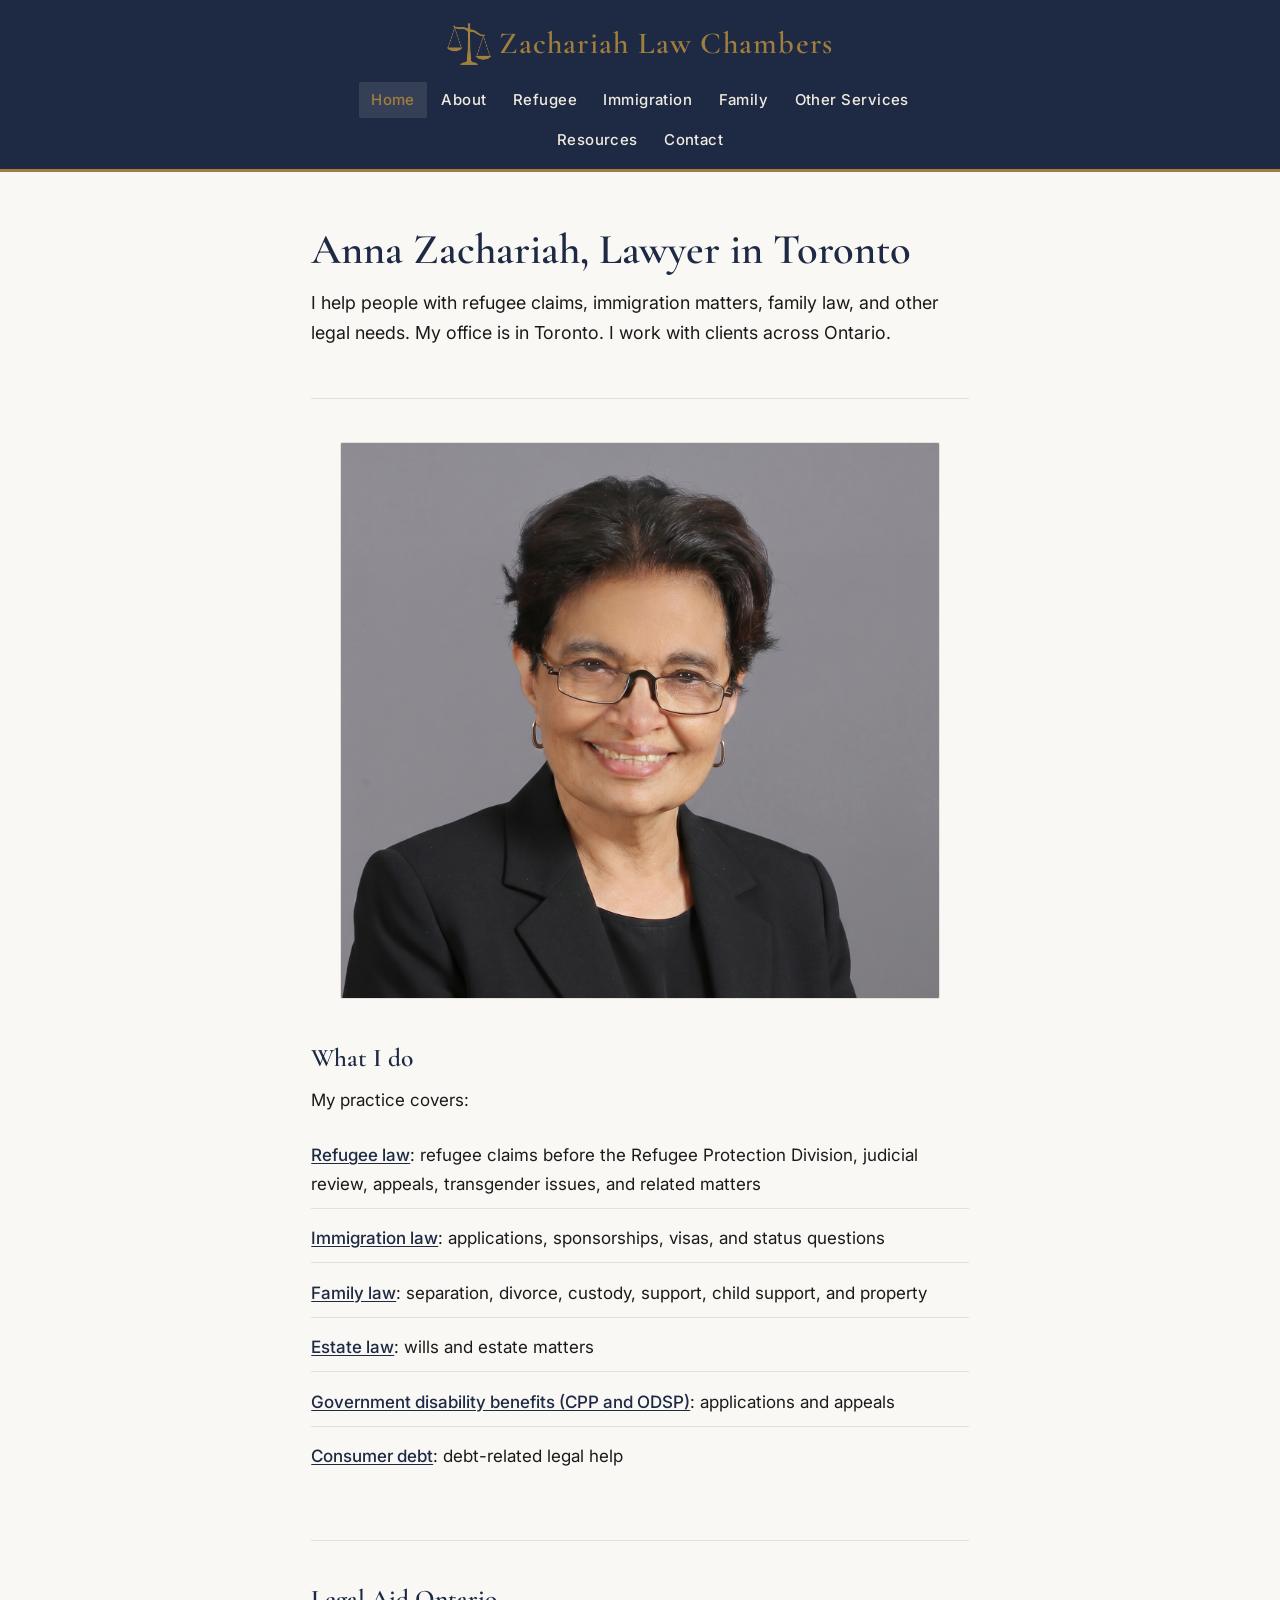
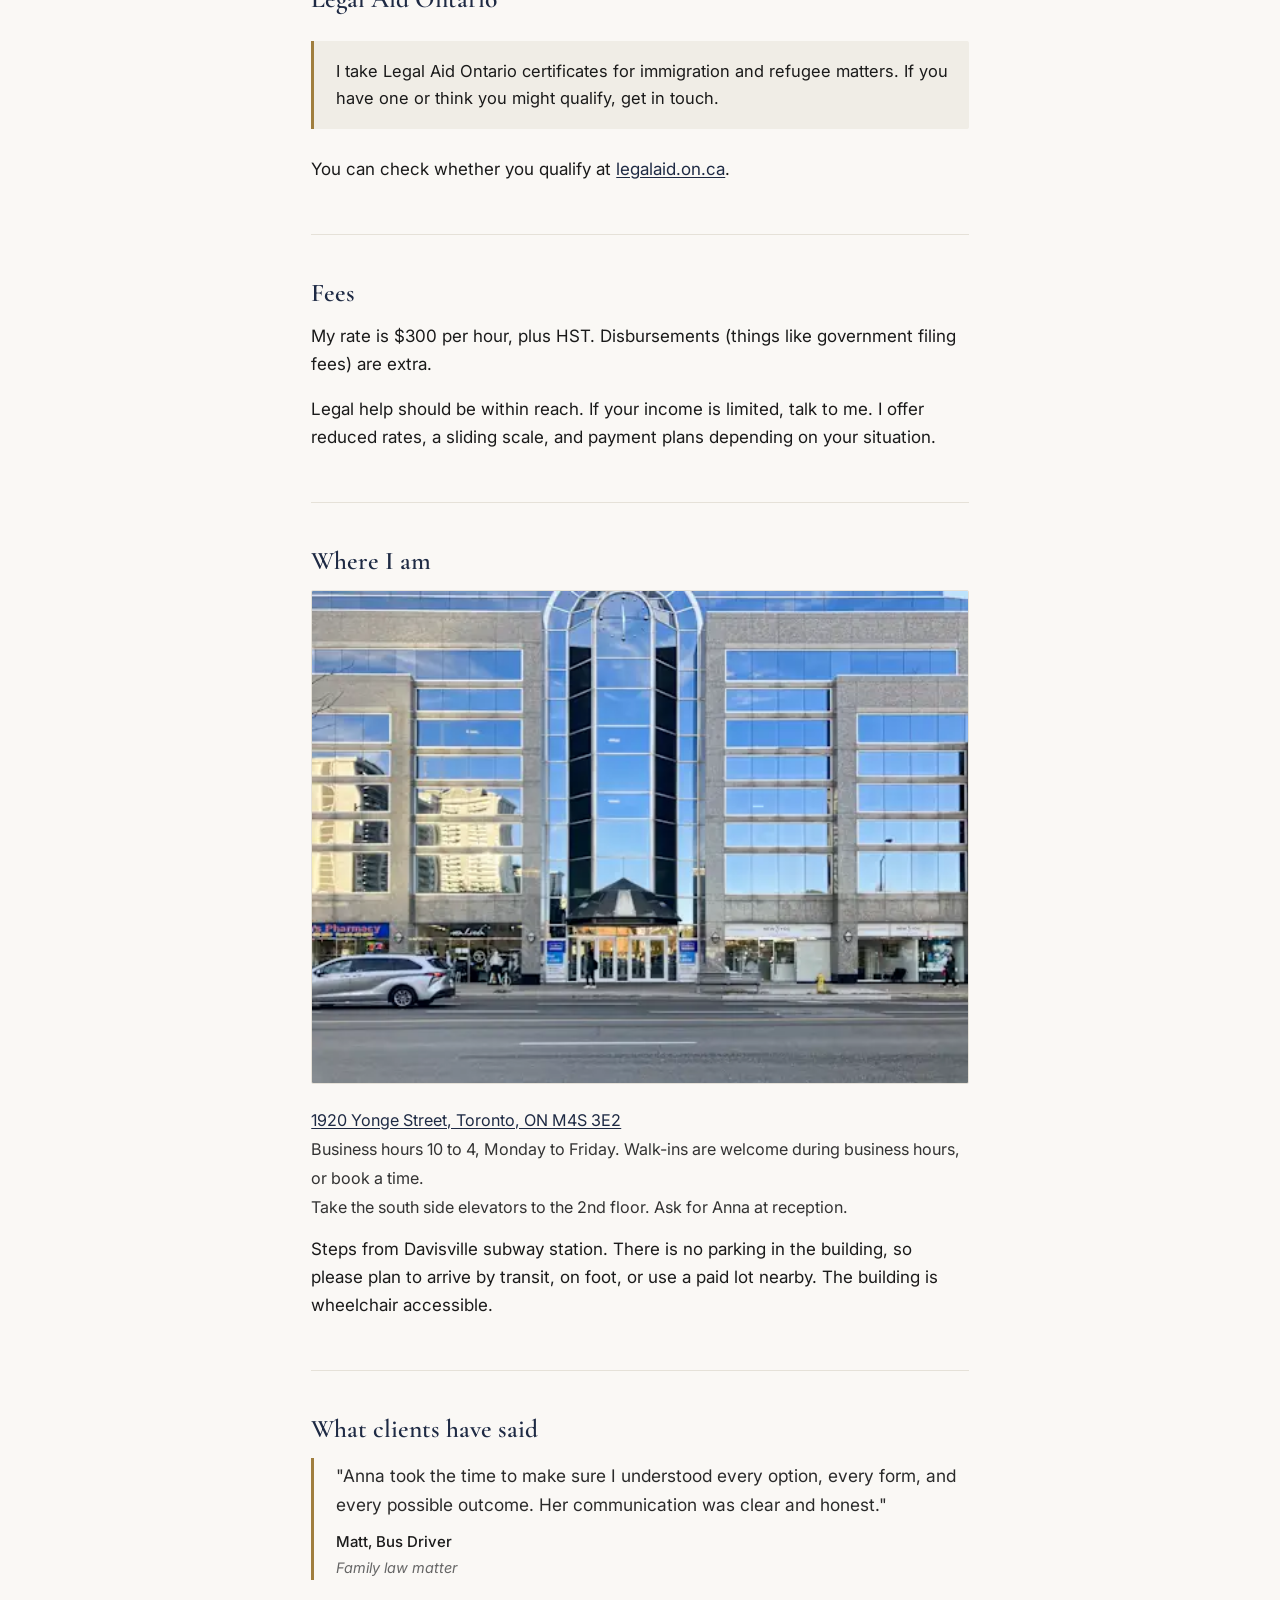
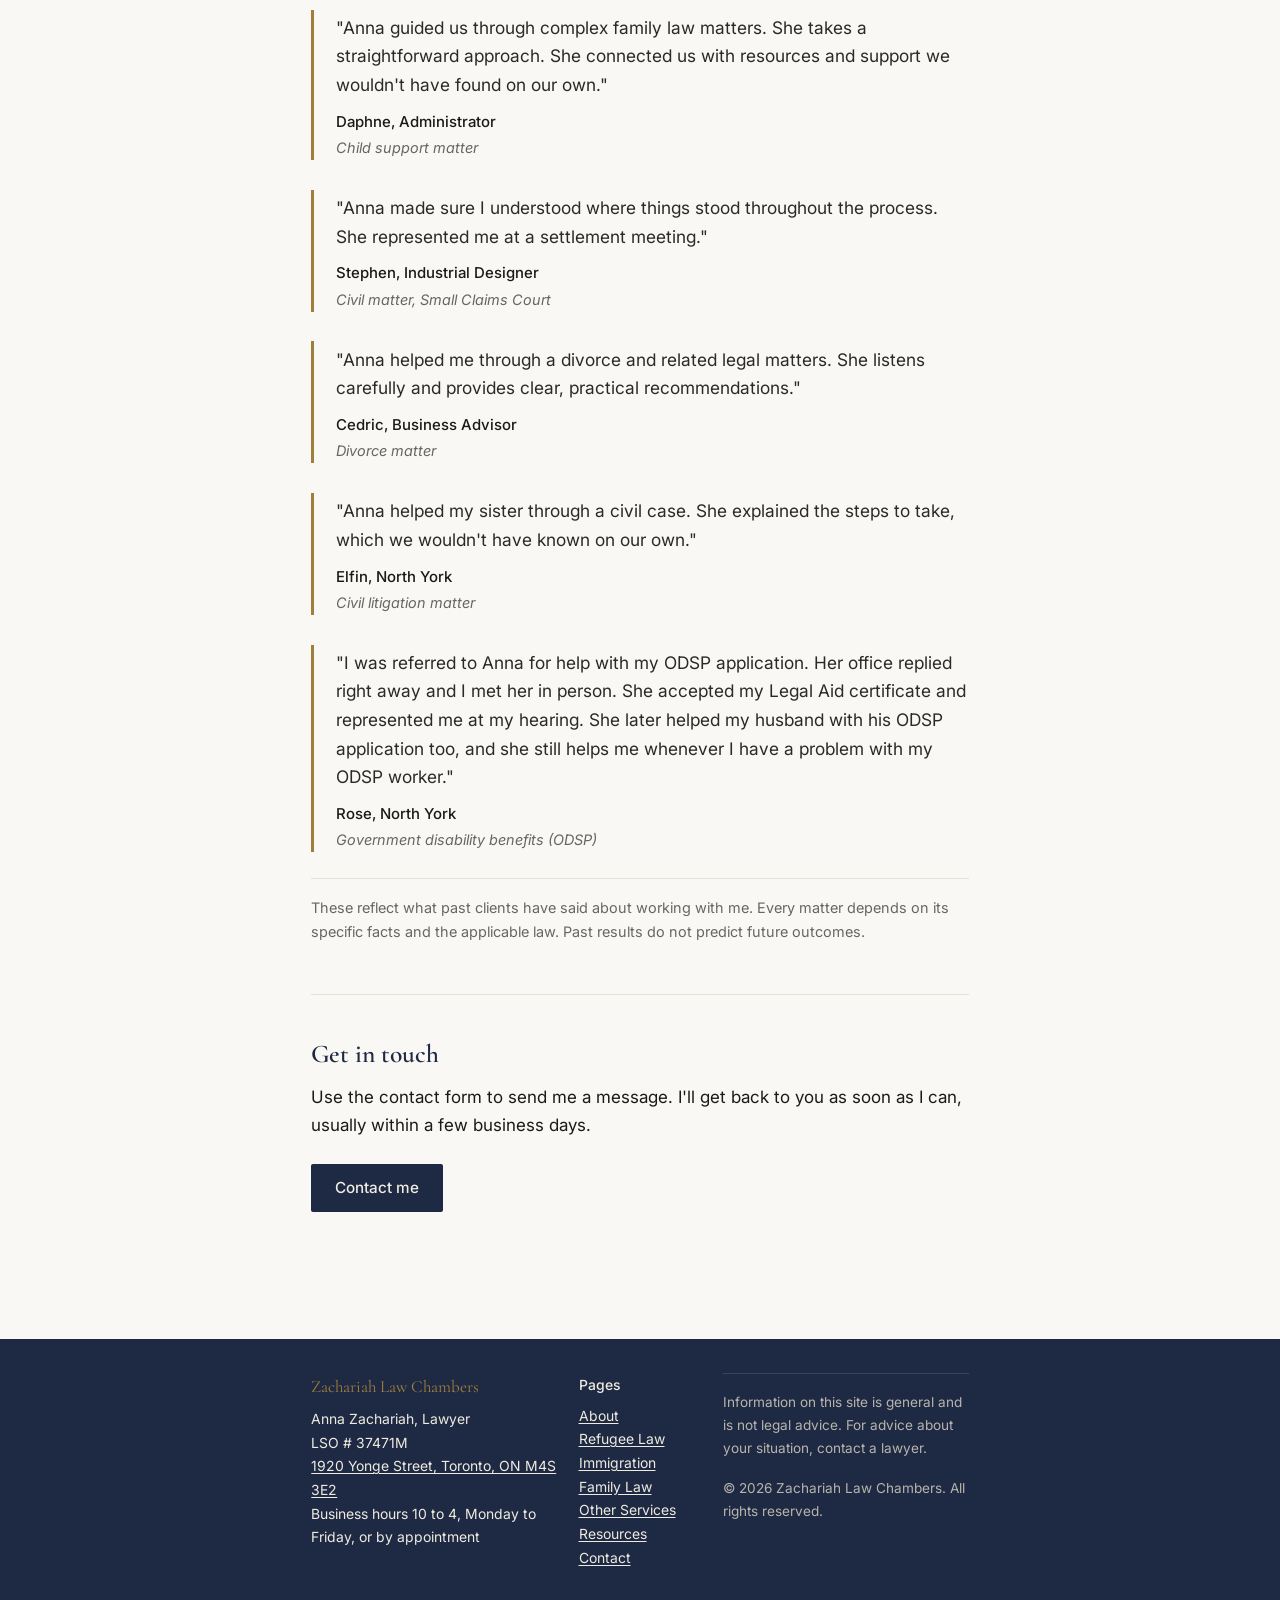
<file: index.html>
<!DOCTYPE html>
<html lang="en">
<head>
  <meta charset="UTF-8">
  <meta name="viewport" content="width=device-width, initial-scale=1.0">
  <title>Zachariah Law Chambers | Toronto Lawyer</title>
  <meta name="description" content="Anna Zachariah is a Toronto lawyer focusing on refugee law, immigration, family law, and related legal matters. Accepting Legal Aid Ontario certificates for immigration and refugee matters.">
  <link rel="preconnect" href="https://fonts.googleapis.com">
  <link rel="preconnect" href="https://fonts.gstatic.com" crossorigin>
  <link rel="stylesheet" href="styles.css">
</head>
<body>

  <a href="#main-content" class="skip-link">Skip to main content</a>

  <header class="site-header">
    <div class="container">
      <a href="index.html" class="site-name"><img class="site-symbol" src="logo-symbol.png" alt=""> Zachariah Law Chambers</a>
      <nav class="site-nav" aria-label="Main navigation">
        <a href="index.html" aria-current="page">Home</a>
        <a href="about.html">About</a>
        <a href="refugee.html">Refugee</a>
        <a href="immigration.html">Immigration</a>
        <a href="family.html">Family</a>
        <a href="other-services.html">Other Services</a>
        <a href="resources.html">Resources</a>
        <a href="contact.html">Contact</a>
      </nav>
    </div>
  </header>

  <main id="main-content">

    <div class="container">

      <div class="page-intro">
        <h1>Anna Zachariah, Lawyer in Toronto</h1>
        <p>I help people with refugee claims, immigration matters, family law, and other legal needs. My office is in Toronto. I work with clients across Ontario.</p>
      </div>

      <figure class="anna-photo home-portrait">
        <img src="Anna%20photo%20with%20black%20suit.png" alt="Anna Zachariah." loading="lazy">
      </figure>

      <div class="page-content">

        <section>
          <h2>What I do</h2>
          <p>My practice covers:</p>
          <ul class="practice-list">
            <li><a href="refugee.html">Refugee law</a>: refugee claims before the Refugee Protection Division, judicial review, appeals, transgender issues, and related matters</li>
            <li><a href="immigration.html">Immigration law</a>: applications, sponsorships, visas, and status questions</li>
            <li><a href="family.html">Family law</a>: separation, divorce, custody, support, child support, and property</li>
            <li><a href="other-services.html">Estate law</a>: wills and estate matters</li>
            <li><a href="other-services.html">Government disability benefits (CPP and ODSP)</a>: applications and appeals</li>
            <li><a href="other-services.html">Consumer debt</a>: debt-related legal help</li>
          </ul>
        </section>

        <section>
          <h2>Legal Aid Ontario</h2>
          <div class="highlight-box">
            <p>I take Legal Aid Ontario certificates for immigration and refugee matters. If you have one or think you might qualify, get in touch.</p>
          </div>
          <p>You can check whether you qualify at <a href="https://www.legalaid.on.ca" target="_blank" rel="noopener">legalaid.on.ca</a>.</p>
        </section>

        <section>
          <h2>Fees</h2>
          <p>My rate is $300 per hour, plus HST. Disbursements (things like government filing fees) are extra.</p>
          <p>Legal help should be within reach. If your income is limited, talk to me. I offer reduced rates, a sliding scale, and payment plans depending on your situation.</p>
        </section>

        <section>
          <h2>Where I am</h2>
          <figure class="office-photo">
            <img src="1920%20yonge%20st.webp" alt="The 1920 Yonge Street office building, viewed from the street." loading="lazy">
          </figure>
          <address class="address-block">
            <a href="https://www.google.com/maps/search/?api=1&amp;query=1920+Yonge+Street+Toronto+ON+M4S+3E2" target="_blank" rel="noopener">1920 Yonge Street, Toronto, ON M4S 3E2</a><br>
            Business hours 10 to 4, Monday to Friday. Walk-ins are welcome during business hours, or book a time.<br>
            Take the south side elevators to the 2nd floor. Ask for Anna at reception.
          </address>
          <p style="margin-top:0.75rem;">Steps from Davisville subway station. There is no parking in the building, so please plan to arrive by transit, on foot, or use a paid lot nearby. The building is wheelchair accessible.</p>
        </section>

        <section aria-labelledby="testimonials-heading">
          <h2 id="testimonials-heading">What clients have said</h2>

          <figure class="testimonial">
            <blockquote>
              <p>"Anna took the time to make sure I understood every option, every form, and every possible outcome. Her communication was clear and honest."</p>
            </blockquote>
            <figcaption>
              <span class="testimonial-name">Matt, Bus Driver</span>
              <span class="testimonial-matter">Family law matter</span>
            </figcaption>
          </figure>

          <figure class="testimonial">
            <blockquote>
              <p>"Anna guided us through complex family law matters. She takes a straightforward approach. She connected us with resources and support we wouldn't have found on our own."</p>
            </blockquote>
            <figcaption>
              <span class="testimonial-name">Daphne, Administrator</span>
              <span class="testimonial-matter">Child support matter</span>
            </figcaption>
          </figure>

          <figure class="testimonial">
            <blockquote>
              <p>"Anna made sure I understood where things stood throughout the process. She represented me at a settlement meeting."</p>
            </blockquote>
            <figcaption>
              <span class="testimonial-name">Stephen, Industrial Designer</span>
              <span class="testimonial-matter">Civil matter, Small Claims Court</span>
            </figcaption>
          </figure>

          <figure class="testimonial">
            <blockquote>
              <p>"Anna helped me through a divorce and related legal matters. She listens carefully and provides clear, practical recommendations."</p>
            </blockquote>
            <figcaption>
              <span class="testimonial-name">Cedric, Business Advisor</span>
              <span class="testimonial-matter">Divorce matter</span>
            </figcaption>
          </figure>

          <figure class="testimonial">
            <blockquote>
              <p>"Anna helped my sister through a civil case. She explained the steps to take, which we wouldn't have known on our own."</p>
            </blockquote>
            <figcaption>
              <span class="testimonial-name">Elfin, North York</span>
              <span class="testimonial-matter">Civil litigation matter</span>
            </figcaption>
          </figure>

          <figure class="testimonial">
            <blockquote>
              <p>"I was referred to Anna for help with my ODSP application. Her office replied right away and I met her in person. She accepted my Legal Aid certificate and represented me at my hearing. She later helped my husband with his ODSP application too, and she still helps me whenever I have a problem with my ODSP worker."</p>
            </blockquote>
            <figcaption>
              <span class="testimonial-name">Rose, North York</span>
              <span class="testimonial-matter">Government disability benefits (ODSP)</span>
            </figcaption>
          </figure>

          <p class="testimonial-disclaimer">These reflect what past clients have said about working with me. Every matter depends on its specific facts and the applicable law. Past results do not predict future outcomes.</p>
        </section>

        <section>
          <h2>Get in touch</h2>
          <p>Use the contact form to send me a message. I'll get back to you as soon as I can, usually within a few business days.</p>
          <a href="contact.html" class="btn">Contact me</a>
        </section>

      </div>

    </div>

  </main>

  <footer class="site-footer">
    <div class="container">
      <div>
        <span class="footer-firm">Zachariah Law Chambers</span>
        Anna Zachariah, Lawyer<br>
        LSO # 37471M<br>
        <a href="https://www.google.com/maps/search/?api=1&amp;query=1920+Yonge+Street+Toronto+ON+M4S+3E2" target="_blank" rel="noopener">1920 Yonge Street, Toronto, ON M4S 3E2</a><br>
        Business hours 10 to 4, Monday to Friday, or by appointment
      </div>
      <div>
        <strong style="display:block;margin-bottom:0.4rem;color:#f0ebe0;">Pages</strong>
        <a href="about.html">About</a><br>
        <a href="refugee.html">Refugee Law</a><br>
        <a href="immigration.html">Immigration</a><br>
        <a href="family.html">Family Law</a><br>
        <a href="other-services.html">Other Services</a><br>
        <a href="resources.html">Resources</a><br>
        <a href="contact.html">Contact</a>
      </div>
      <div class="footer-disclaimer">
        <p>Information on this site is general and is not legal advice. For advice about your situation, contact a lawyer.</p>
        <p style="margin-top:0.5rem;">&copy; 2026 Zachariah Law Chambers. All rights reserved.</p>
      </div>
    </div>
  </footer>

</body>
</html>
</file>
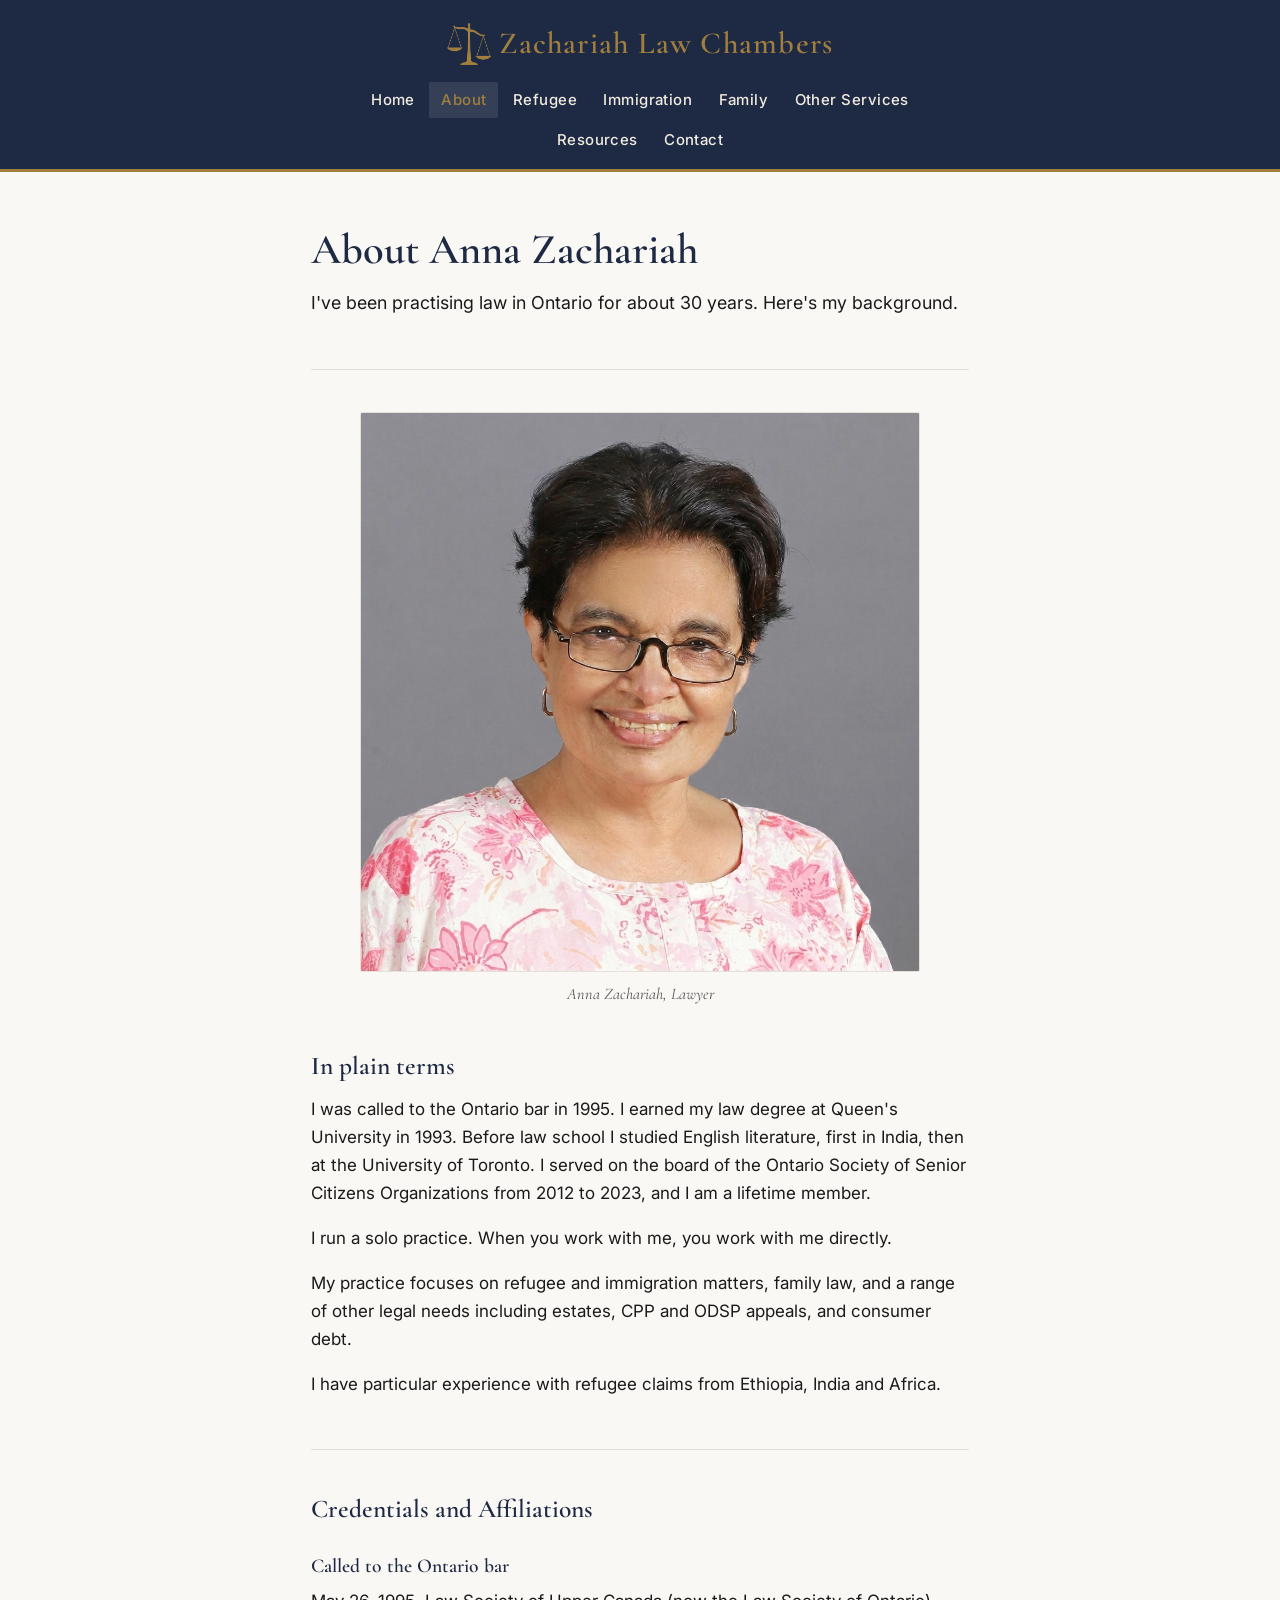
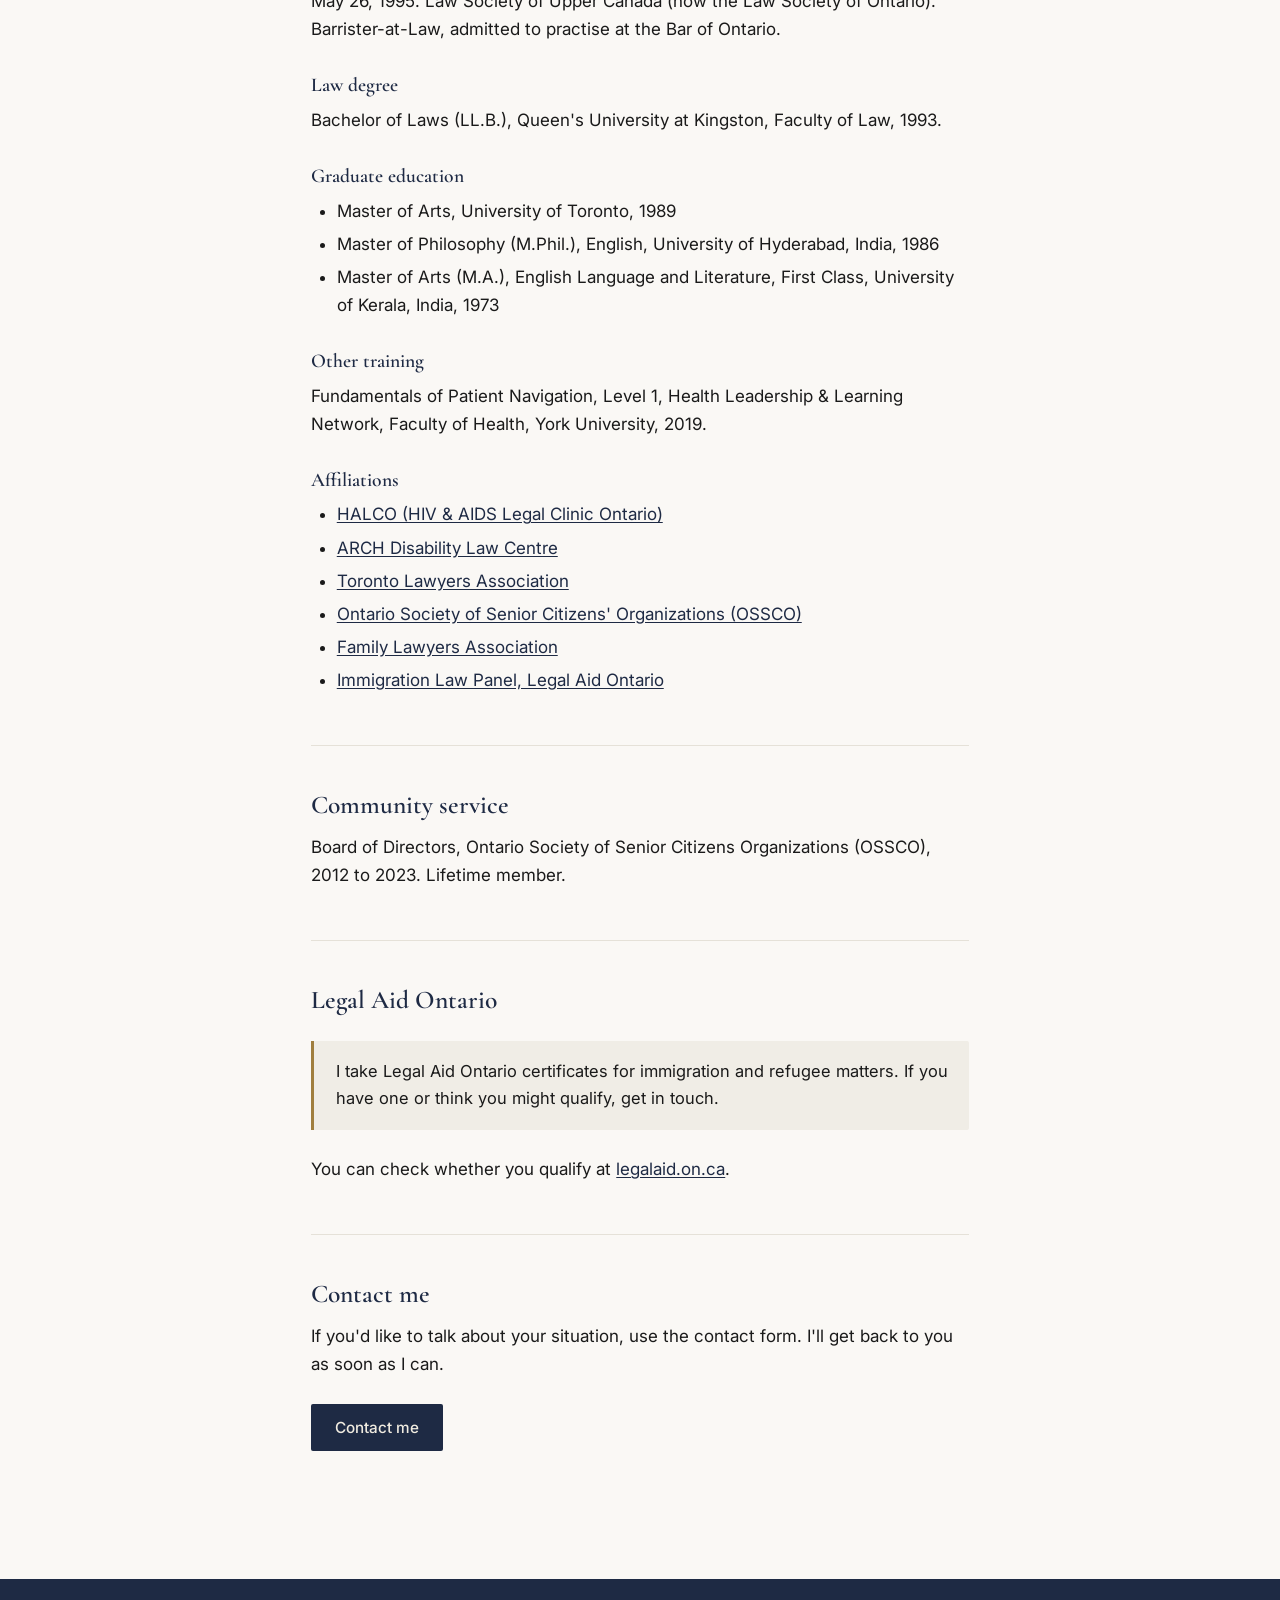
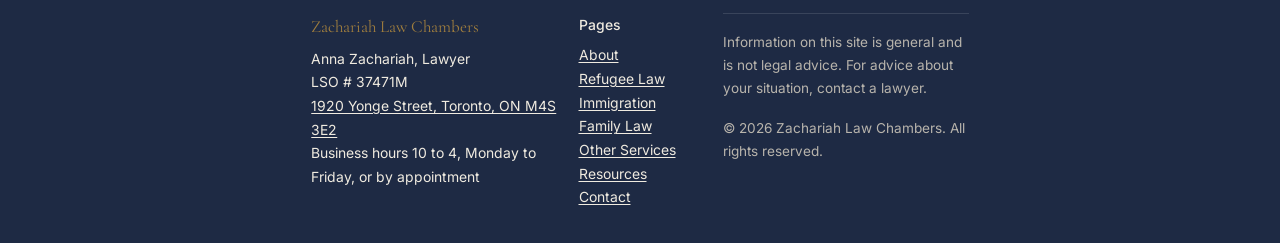
<file: about.html>
<!DOCTYPE html>
<html lang="en">
<head>
  <meta charset="UTF-8">
  <meta name="viewport" content="width=device-width, initial-scale=1.0">
  <title>About Anna Zachariah | Zachariah Law Chambers</title>
  <meta name="description" content="Anna Zachariah has practised law in Ontario since 1995. Learn about her background, education, and practice.">
  <link rel="preconnect" href="https://fonts.googleapis.com">
  <link rel="preconnect" href="https://fonts.gstatic.com" crossorigin>
  <link rel="stylesheet" href="styles.css">
</head>
<body>

  <a href="#main-content" class="skip-link">Skip to main content</a>

  <header class="site-header">
    <div class="container">
      <a href="index.html" class="site-name"><img class="site-symbol" src="logo-symbol.png" alt=""> Zachariah Law Chambers</a>
      <nav class="site-nav" aria-label="Main navigation">
        <a href="index.html">Home</a>
        <a href="about.html" aria-current="page">About</a>
        <a href="refugee.html">Refugee</a>
        <a href="immigration.html">Immigration</a>
        <a href="family.html">Family</a>
        <a href="other-services.html">Other Services</a>
        <a href="resources.html">Resources</a>
        <a href="contact.html">Contact</a>
      </nav>
    </div>
  </header>

  <main id="main-content">
    <div class="container">

      <div class="page-intro">
        <h1>About Anna Zachariah</h1>
        <p>I've been practising law in Ontario for about 30 years. Here's my background.</p>
      </div>

      <div class="page-content">

        <section>
          <figure class="anna-photo">
            <img src="Anna%20photo%20crop.png" alt="Portrait of Anna Zachariah." loading="lazy">
            <figcaption>Anna Zachariah, Lawyer</figcaption>
          </figure>

          <h2>In plain terms</h2>
          <p>I was called to the Ontario bar in 1995. I earned my law degree at Queen's University in 1993. Before law school I studied English literature, first in India, then at the University of Toronto. I served on the board of the Ontario Society of Senior Citizens Organizations from 2012 to 2023, and I am a lifetime member.</p>
          <p>I run a solo practice. When you work with me, you work with me directly.</p>
          <p>My practice focuses on refugee and immigration matters, family law, and a range of other legal needs including estates, CPP and ODSP appeals, and consumer debt.</p>
          <p>I have particular experience with refugee claims from Ethiopia, India and Africa.</p>
        </section>

        <section>
          <h2>Credentials and Affiliations</h2>

          <h3>Called to the Ontario bar</h3>
          <p>May 26, 1995. Law Society of Upper Canada (now the Law Society of Ontario). Barrister-at-Law, admitted to practise at the Bar of Ontario.</p>

          <h3>Law degree</h3>
          <p>Bachelor of Laws (LL.B.), Queen's University at Kingston, Faculty of Law, 1993.</p>

          <h3>Graduate education</h3>
          <ul>
            <li>Master of Arts, University of Toronto, 1989</li>
            <li>Master of Philosophy (M.Phil.), English, University of Hyderabad, India, 1986</li>
            <li>Master of Arts (M.A.), English Language and Literature, First Class, University of Kerala, India, 1973</li>
          </ul>

          <h3>Other training</h3>
          <p>Fundamentals of Patient Navigation, Level 1, Health Leadership &amp; Learning Network, Faculty of Health, York University, 2019.</p>

          <h3>Affiliations</h3>
          <ul>
            <li><a href="https://www.halco.org" target="_blank" rel="noopener">HALCO (HIV &amp; AIDS Legal Clinic Ontario)</a></li>
            <li><a href="https://www.archdisabilitylaw.ca" target="_blank" rel="noopener">ARCH Disability Law Centre</a></li>
            <li><a href="https://www.tlaonline.ca" target="_blank" rel="noopener">Toronto Lawyers Association</a></li>
            <li><a href="https://ossco.org" target="_blank" rel="noopener">Ontario Society of Senior Citizens' Organizations (OSSCO)</a></li>
            <li><a href="https://www.flao.org" target="_blank" rel="noopener">Family Lawyers Association</a></li>
            <li><a href="https://www.legalaid.on.ca/lawyers/" target="_blank" rel="noopener">Immigration Law Panel, Legal Aid Ontario</a></li>
          </ul>
        </section>

        <section>
          <h2>Community service</h2>
          <p>Board of Directors, Ontario Society of Senior Citizens Organizations (OSSCO), 2012 to 2023. Lifetime member.</p>
        </section>

        <section>
          <h2>Legal Aid Ontario</h2>
          <div class="highlight-box">
            <p>I take Legal Aid Ontario certificates for immigration and refugee matters. If you have one or think you might qualify, get in touch.</p>
          </div>
          <p>You can check whether you qualify at <a href="https://www.legalaid.on.ca" target="_blank" rel="noopener">legalaid.on.ca</a>.</p>
        </section>

        <section>
          <h2>Contact me</h2>
          <p>If you'd like to talk about your situation, use the contact form. I'll get back to you as soon as I can.</p>
          <a href="contact.html" class="btn">Contact me</a>
        </section>

      </div>
    </div>
  </main>

  <footer class="site-footer">
    <div class="container">
      <div>
        <span class="footer-firm">Zachariah Law Chambers</span>
        Anna Zachariah, Lawyer<br>
        LSO # 37471M<br>
        <a href="https://www.google.com/maps/search/?api=1&amp;query=1920+Yonge+Street+Toronto+ON+M4S+3E2" target="_blank" rel="noopener">1920 Yonge Street, Toronto, ON M4S 3E2</a><br>
        Business hours 10 to 4, Monday to Friday, or by appointment
      </div>
      <div>
        <strong style="display:block;margin-bottom:0.4rem;color:#f0ebe0;">Pages</strong>
        <a href="about.html">About</a><br>
        <a href="refugee.html">Refugee Law</a><br>
        <a href="immigration.html">Immigration</a><br>
        <a href="family.html">Family Law</a><br>
        <a href="other-services.html">Other Services</a><br>
        <a href="resources.html">Resources</a><br>
        <a href="contact.html">Contact</a>
      </div>
      <div class="footer-disclaimer">
        <p>Information on this site is general and is not legal advice. For advice about your situation, contact a lawyer.</p>
        <p style="margin-top:0.5rem;">&copy; 2026 Zachariah Law Chambers. All rights reserved.</p>
      </div>
    </div>
  </footer>

</body>
</html>
</file>
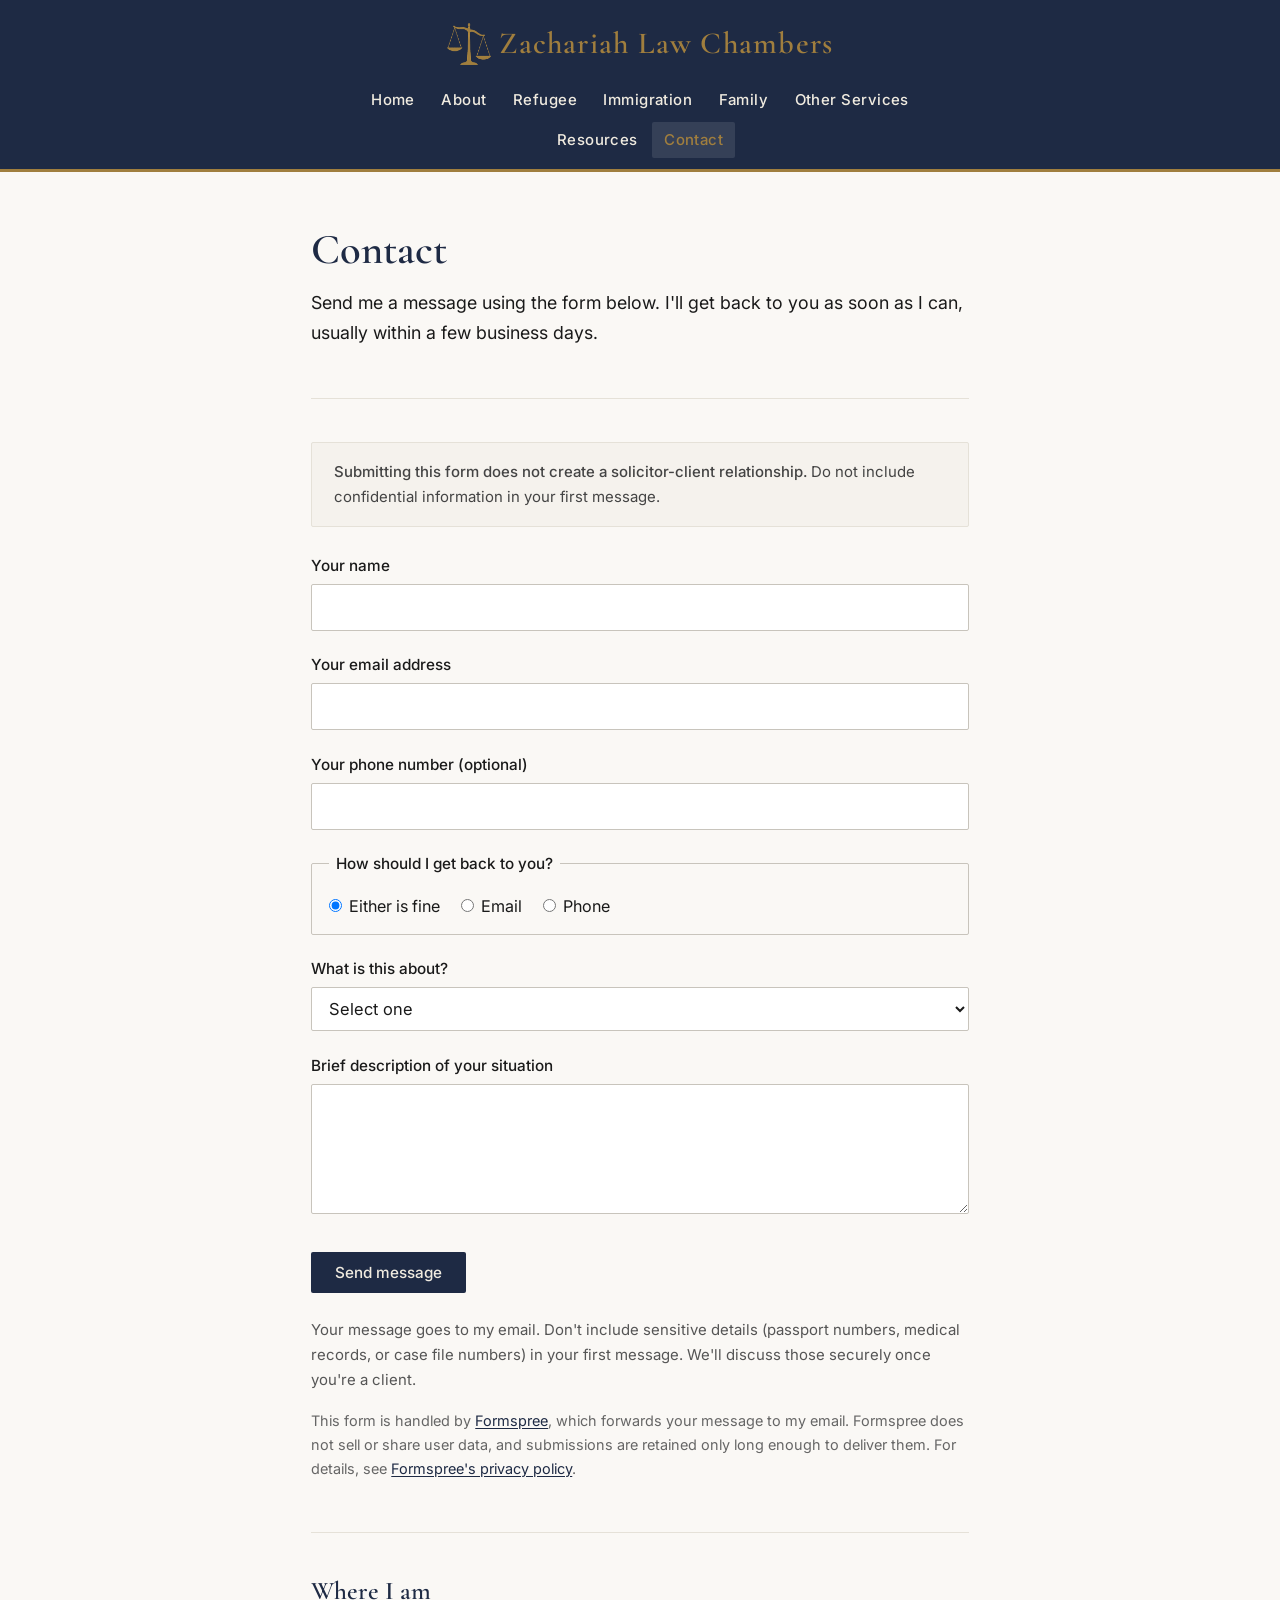
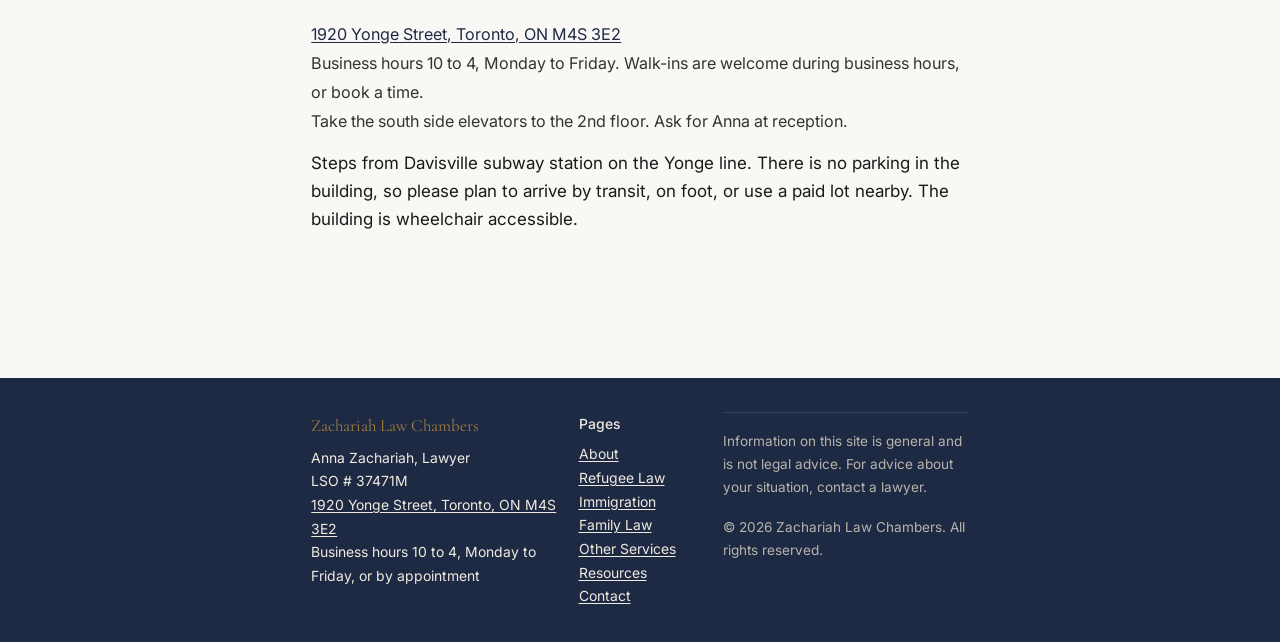
<file: contact.html>
<!DOCTYPE html>
<html lang="en">
<head>
  <meta charset="UTF-8">
  <meta name="viewport" content="width=device-width, initial-scale=1.0">
  <title>Contact | Zachariah Law Chambers</title>
  <meta name="description" content="Contact Anna Zachariah at Zachariah Law Chambers in Toronto. Located at 1920 Yonge Street, steps from Davisville subway station.">
  <link rel="preconnect" href="https://fonts.googleapis.com">
  <link rel="preconnect" href="https://fonts.gstatic.com" crossorigin>
  <link rel="stylesheet" href="styles.css">
</head>
<body>

  <a href="#main-content" class="skip-link">Skip to main content</a>

  <header class="site-header">
    <div class="container">
      <a href="index.html" class="site-name"><img class="site-symbol" src="logo-symbol.png" alt=""> Zachariah Law Chambers</a>
      <nav class="site-nav" aria-label="Main navigation">
        <a href="index.html">Home</a>
        <a href="about.html">About</a>
        <a href="refugee.html">Refugee</a>
        <a href="immigration.html">Immigration</a>
        <a href="family.html">Family</a>
        <a href="other-services.html">Other Services</a>
        <a href="resources.html">Resources</a>
        <a href="contact.html" aria-current="page">Contact</a>
      </nav>
    </div>
  </header>

  <main id="main-content">
    <div class="container">

      <div class="page-intro">
        <h1>Contact</h1>
        <p>Send me a message using the form below. I'll get back to you as soon as I can, usually within a few business days.</p>
      </div>

      <div class="page-content">

        <section>
          <div class="disclaimer-box">
            <p><strong>Submitting this form does not create a solicitor-client relationship.</strong> Do not include confidential information in your first message.</p>
          </div>

          <form class="contact-form" action="https://formspree.io/f/mvzlbkly" method="POST">
            <div class="form-group">
              <label for="name">Your name</label>
              <input type="text" id="name" name="name" autocomplete="name" required>
            </div>
            <div class="form-group">
              <label for="email">Your email address</label>
              <input type="email" id="email" name="email" autocomplete="email" required>
            </div>
            <div class="form-group">
              <label for="phone">Your phone number (optional)</label>
              <input type="tel" id="phone" name="phone" autocomplete="tel">
            </div>
            <fieldset>
              <legend>How should I get back to you?</legend>
              <div class="radio-row">
                <label><input type="radio" name="preferred_contact" value="Either is fine" checked> Either is fine</label>
                <label><input type="radio" name="preferred_contact" value="Email"> Email</label>
                <label><input type="radio" name="preferred_contact" value="Phone"> Phone</label>
              </div>
            </fieldset>
            <div class="form-group">
              <label for="subject">What is this about?</label>
              <select id="subject" name="subject">
                <option value="">Select one</option>
                <option value="Refugee law">Refugee law</option>
                <option value="Immigration law">Immigration law</option>
                <option value="Family law">Family law</option>
                <option value="Estate law">Estate law</option>
                <option value="CPP disability or benefits">CPP disability or benefits</option>
                <option value="ODSP">ODSP</option>
                <option value="Consumer debt">Consumer debt</option>
                <option value="Other">Other</option>
              </select>
            </div>
            <div class="form-group">
              <label for="message">Brief description of your situation</label>
              <textarea id="message" name="message" required></textarea>
            </div>
            <button type="submit" class="btn">Send message</button>
          </form>

          <p style="margin-top:1.25rem;font-size:0.88rem;color:#555;">Your message goes to my email. Don't include sensitive details (passport numbers, medical records, or case file numbers) in your first message. We'll discuss those securely once you're a client.</p>

          <p style="margin-top:0.75rem;font-size:0.85rem;color:#666;">This form is handled by <a href="https://formspree.io" target="_blank" rel="noopener">Formspree</a>, which forwards your message to my email. Formspree does not sell or share user data, and submissions are retained only long enough to deliver them. For details, see <a href="https://formspree.io/legal/privacy-policy" target="_blank" rel="noopener">Formspree's privacy policy</a>.</p>
        </section>

        <section>
          <h2>Where I am</h2>
          <address class="address-block">
            <a href="https://www.google.com/maps/search/?api=1&amp;query=1920+Yonge+Street+Toronto+ON+M4S+3E2" target="_blank" rel="noopener">1920 Yonge Street, Toronto, ON M4S 3E2</a><br>
            Business hours 10 to 4, Monday to Friday. Walk-ins are welcome during business hours, or book a time.<br>
            Take the south side elevators to the 2nd floor. Ask for Anna at reception.
          </address>
          <p style="margin-top:0.75rem;">Steps from Davisville subway station on the Yonge line. There is no parking in the building, so please plan to arrive by transit, on foot, or use a paid lot nearby. The building is wheelchair accessible.</p>
        </section>

      </div>
    </div>
  </main>

  <footer class="site-footer">
    <div class="container">
      <div>
        <span class="footer-firm">Zachariah Law Chambers</span>
        Anna Zachariah, Lawyer<br>
        LSO # 37471M<br>
        <a href="https://www.google.com/maps/search/?api=1&amp;query=1920+Yonge+Street+Toronto+ON+M4S+3E2" target="_blank" rel="noopener">1920 Yonge Street, Toronto, ON M4S 3E2</a><br>
        Business hours 10 to 4, Monday to Friday, or by appointment
      </div>
      <div>
        <strong style="display:block;margin-bottom:0.4rem;color:#f0ebe0;">Pages</strong>
        <a href="about.html">About</a><br>
        <a href="refugee.html">Refugee Law</a><br>
        <a href="immigration.html">Immigration</a><br>
        <a href="family.html">Family Law</a><br>
        <a href="other-services.html">Other Services</a><br>
        <a href="resources.html">Resources</a><br>
        <a href="contact.html">Contact</a>
      </div>
      <div class="footer-disclaimer">
        <p>Information on this site is general and is not legal advice. For advice about your situation, contact a lawyer.</p>
        <p style="margin-top:0.5rem;">&copy; 2026 Zachariah Law Chambers. All rights reserved.</p>
      </div>
    </div>
  </footer>

</body>
</html>
</file>
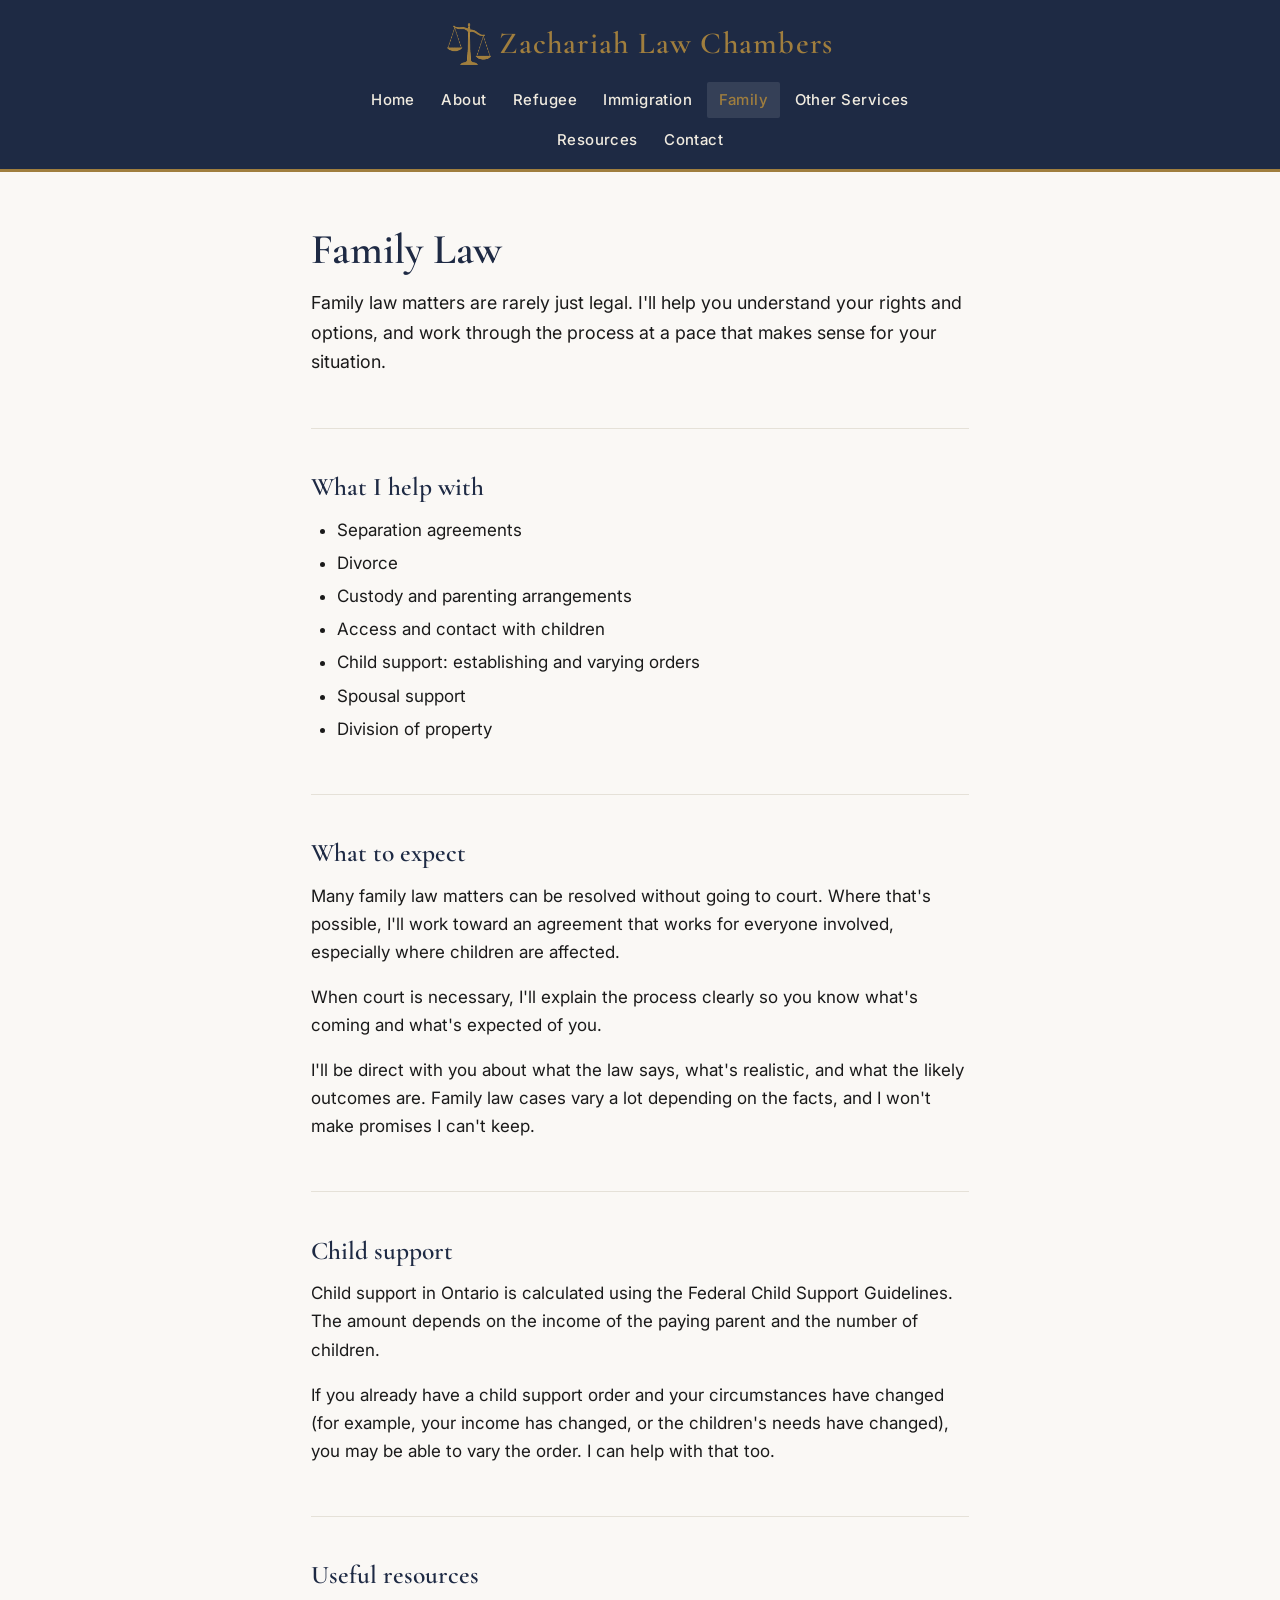
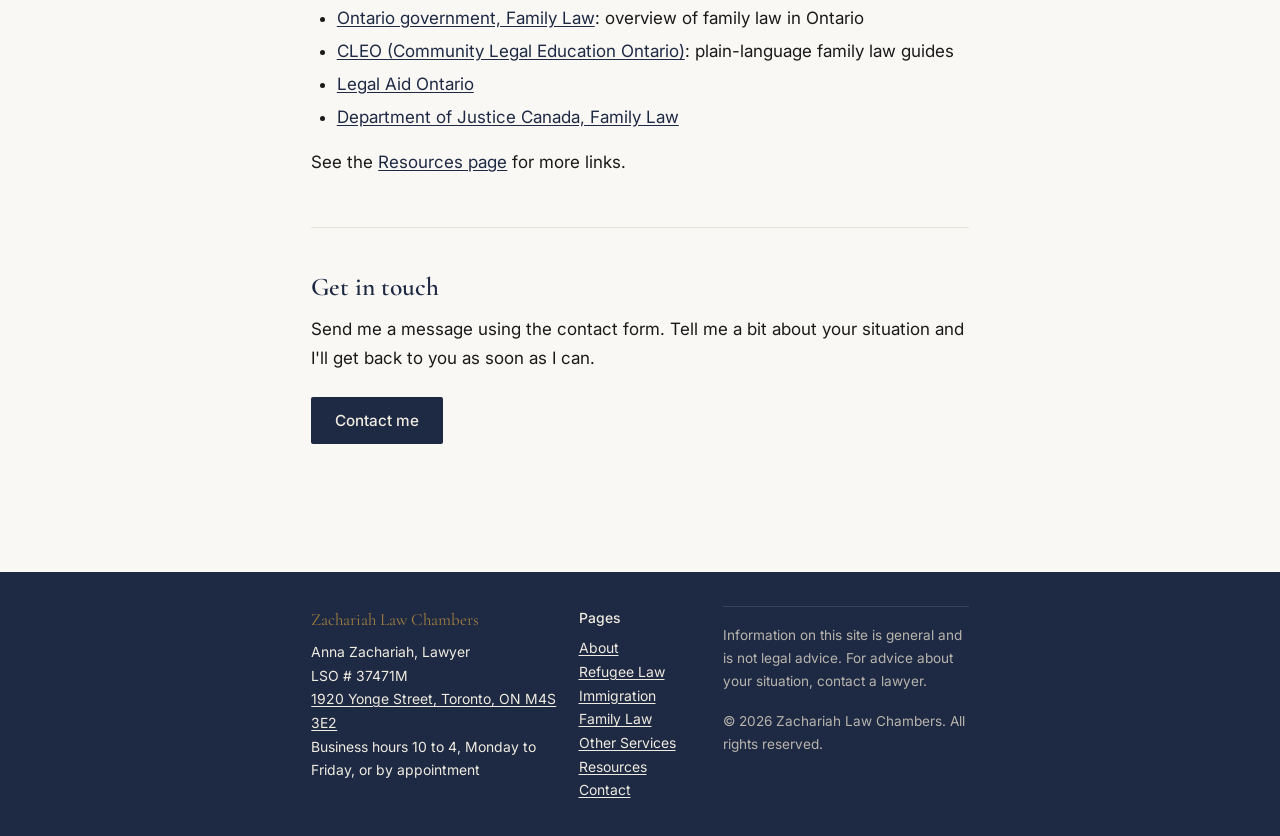
<file: family.html>
<!DOCTYPE html>
<html lang="en">
<head>
  <meta charset="UTF-8">
  <meta name="viewport" content="width=device-width, initial-scale=1.0">
  <title>Family Law | Zachariah Law Chambers</title>
  <meta name="description" content="Anna Zachariah helps with separation, divorce, custody, support, and child support matters in Toronto.">
  <link rel="preconnect" href="https://fonts.googleapis.com">
  <link rel="preconnect" href="https://fonts.gstatic.com" crossorigin>
  <link rel="stylesheet" href="styles.css">
</head>
<body>

  <a href="#main-content" class="skip-link">Skip to main content</a>

  <header class="site-header">
    <div class="container">
      <a href="index.html" class="site-name"><img class="site-symbol" src="logo-symbol.png" alt=""> Zachariah Law Chambers</a>
      <nav class="site-nav" aria-label="Main navigation">
        <a href="index.html">Home</a>
        <a href="about.html">About</a>
        <a href="refugee.html">Refugee</a>
        <a href="immigration.html">Immigration</a>
        <a href="family.html" aria-current="page">Family</a>
        <a href="other-services.html">Other Services</a>
        <a href="resources.html">Resources</a>
        <a href="contact.html">Contact</a>
      </nav>
    </div>
  </header>

  <main id="main-content">
    <div class="container">

      <div class="page-intro">
        <h1>Family Law</h1>
        <p>Family law matters are rarely just legal. I'll help you understand your rights and options, and work through the process at a pace that makes sense for your situation.</p>
      </div>

      <div class="page-content">

        <section>
          <h2>What I help with</h2>
          <ul>
            <li>Separation agreements</li>
            <li>Divorce</li>
            <li>Custody and parenting arrangements</li>
            <li>Access and contact with children</li>
            <li>Child support: establishing and varying orders</li>
            <li>Spousal support</li>
            <li>Division of property</li>
          </ul>
        </section>

        <section>
          <h2>What to expect</h2>
          <p>Many family law matters can be resolved without going to court. Where that's possible, I'll work toward an agreement that works for everyone involved, especially where children are affected.</p>
          <p>When court is necessary, I'll explain the process clearly so you know what's coming and what's expected of you.</p>
          <p>I'll be direct with you about what the law says, what's realistic, and what the likely outcomes are. Family law cases vary a lot depending on the facts, and I won't make promises I can't keep.</p>
        </section>

        <section>
          <h2>Child support</h2>
          <p>Child support in Ontario is calculated using the Federal Child Support Guidelines. The amount depends on the income of the paying parent and the number of children.</p>
          <p>If you already have a child support order and your circumstances have changed (for example, your income has changed, or the children's needs have changed), you may be able to vary the order. I can help with that too.</p>
        </section>

        <section>
          <h2>Useful resources</h2>
          <ul>
            <li><a href="https://www.ontario.ca/page/family-law-services" target="_blank" rel="noopener">Ontario government, Family Law</a>: overview of family law in Ontario</li>
            <li><a href="https://www.cleo.on.ca/en/resources-and-publications/family-law" target="_blank" rel="noopener">CLEO (Community Legal Education Ontario)</a>: plain-language family law guides</li>
            <li><a href="https://www.legalaid.on.ca" target="_blank" rel="noopener">Legal Aid Ontario</a></li>
            <li><a href="https://www.justice.gc.ca/eng/fl-df/" target="_blank" rel="noopener">Department of Justice Canada, Family Law</a></li>
          </ul>
          <p>See the <a href="resources.html">Resources page</a> for more links.</p>
        </section>

        <section>
          <h2>Get in touch</h2>
          <p>Send me a message using the contact form. Tell me a bit about your situation and I'll get back to you as soon as I can.</p>
          <a href="contact.html" class="btn">Contact me</a>
        </section>

      </div>
    </div>
  </main>

  <footer class="site-footer">
    <div class="container">
      <div>
        <span class="footer-firm">Zachariah Law Chambers</span>
        Anna Zachariah, Lawyer<br>
        LSO # 37471M<br>
        <a href="https://www.google.com/maps/search/?api=1&amp;query=1920+Yonge+Street+Toronto+ON+M4S+3E2" target="_blank" rel="noopener">1920 Yonge Street, Toronto, ON M4S 3E2</a><br>
        Business hours 10 to 4, Monday to Friday, or by appointment
      </div>
      <div>
        <strong style="display:block;margin-bottom:0.4rem;color:#f0ebe0;">Pages</strong>
        <a href="about.html">About</a><br>
        <a href="refugee.html">Refugee Law</a><br>
        <a href="immigration.html">Immigration</a><br>
        <a href="family.html">Family Law</a><br>
        <a href="other-services.html">Other Services</a><br>
        <a href="resources.html">Resources</a><br>
        <a href="contact.html">Contact</a>
      </div>
      <div class="footer-disclaimer">
        <p>Information on this site is general and is not legal advice. For advice about your situation, contact a lawyer.</p>
        <p style="margin-top:0.5rem;">&copy; 2026 Zachariah Law Chambers. All rights reserved.</p>
      </div>
    </div>
  </footer>

</body>
</html>
</file>
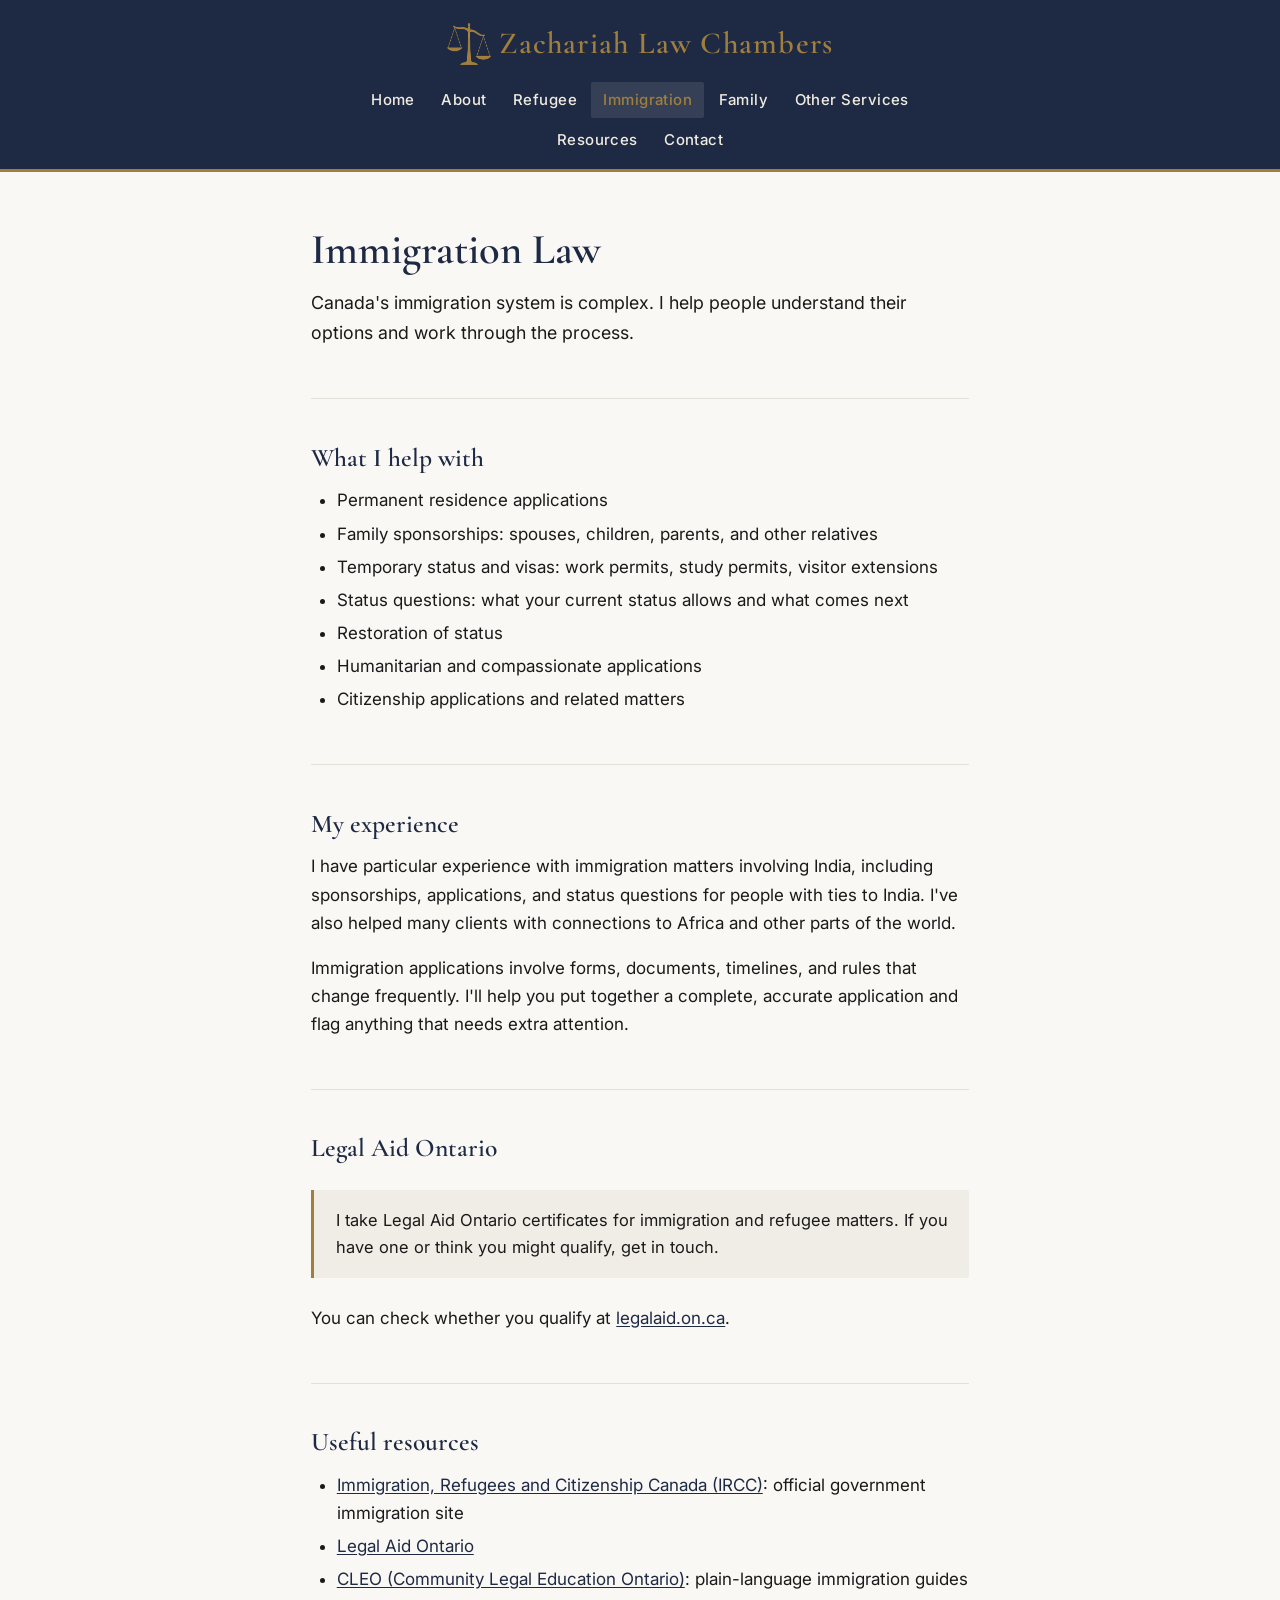
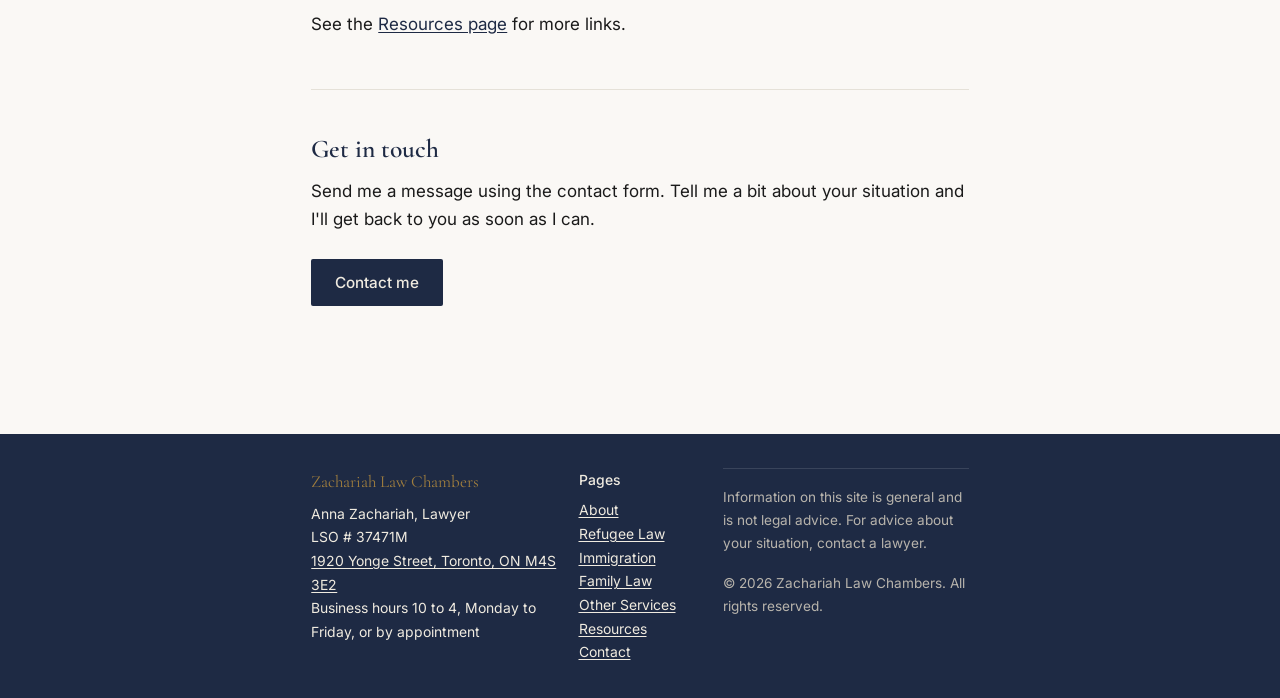
<file: immigration.html>
<!DOCTYPE html>
<html lang="en">
<head>
  <meta charset="UTF-8">
  <meta name="viewport" content="width=device-width, initial-scale=1.0">
  <title>Immigration Law | Zachariah Law Chambers</title>
  <meta name="description" content="Anna Zachariah helps with immigration applications, sponsorships, and status questions in Toronto. Legal Aid Ontario certificates accepted for immigration and refugee matters.">
  <link rel="preconnect" href="https://fonts.googleapis.com">
  <link rel="preconnect" href="https://fonts.gstatic.com" crossorigin>
  <link rel="stylesheet" href="styles.css">
</head>
<body>

  <a href="#main-content" class="skip-link">Skip to main content</a>

  <header class="site-header">
    <div class="container">
      <a href="index.html" class="site-name"><img class="site-symbol" src="logo-symbol.png" alt=""> Zachariah Law Chambers</a>
      <nav class="site-nav" aria-label="Main navigation">
        <a href="index.html">Home</a>
        <a href="about.html">About</a>
        <a href="refugee.html">Refugee</a>
        <a href="immigration.html" aria-current="page">Immigration</a>
        <a href="family.html">Family</a>
        <a href="other-services.html">Other Services</a>
        <a href="resources.html">Resources</a>
        <a href="contact.html">Contact</a>
      </nav>
    </div>
  </header>

  <main id="main-content">
    <div class="container">

      <div class="page-intro">
        <h1>Immigration Law</h1>
        <p>Canada's immigration system is complex. I help people understand their options and work through the process.</p>
      </div>

      <div class="page-content">

        <section>
          <h2>What I help with</h2>
          <ul>
            <li>Permanent residence applications</li>
            <li>Family sponsorships: spouses, children, parents, and other relatives</li>
            <li>Temporary status and visas: work permits, study permits, visitor extensions</li>
            <li>Status questions: what your current status allows and what comes next</li>
            <li>Restoration of status</li>
            <li>Humanitarian and compassionate applications</li>
            <li>Citizenship applications and related matters</li>
          </ul>
        </section>

        <section>
          <h2>My experience</h2>
          <p>I have particular experience with immigration matters involving India, including sponsorships, applications, and status questions for people with ties to India. I've also helped many clients with connections to Africa and other parts of the world.</p>
          <p>Immigration applications involve forms, documents, timelines, and rules that change frequently. I'll help you put together a complete, accurate application and flag anything that needs extra attention.</p>
        </section>

        <section>
          <h2>Legal Aid Ontario</h2>
          <div class="highlight-box">
            <p>I take Legal Aid Ontario certificates for immigration and refugee matters. If you have one or think you might qualify, get in touch.</p>
          </div>
          <p>You can check whether you qualify at <a href="https://www.legalaid.on.ca" target="_blank" rel="noopener">legalaid.on.ca</a>.</p>
        </section>

        <section>
          <h2>Useful resources</h2>
          <ul>
            <li><a href="https://www.canada.ca/en/immigration-refugees-citizenship.html" target="_blank" rel="noopener">Immigration, Refugees and Citizenship Canada (IRCC)</a>: official government immigration site</li>
            <li><a href="https://www.legalaid.on.ca" target="_blank" rel="noopener">Legal Aid Ontario</a></li>
            <li><a href="https://www.cleo.on.ca/en/resources/topics" target="_blank" rel="noopener">CLEO (Community Legal Education Ontario)</a>: plain-language immigration guides</li>
          </ul>
          <p>See the <a href="resources.html">Resources page</a> for more links.</p>
        </section>

        <section>
          <h2>Get in touch</h2>
          <p>Send me a message using the contact form. Tell me a bit about your situation and I'll get back to you as soon as I can.</p>
          <a href="contact.html" class="btn">Contact me</a>
        </section>

      </div>
    </div>
  </main>

  <footer class="site-footer">
    <div class="container">
      <div>
        <span class="footer-firm">Zachariah Law Chambers</span>
        Anna Zachariah, Lawyer<br>
        LSO # 37471M<br>
        <a href="https://www.google.com/maps/search/?api=1&amp;query=1920+Yonge+Street+Toronto+ON+M4S+3E2" target="_blank" rel="noopener">1920 Yonge Street, Toronto, ON M4S 3E2</a><br>
        Business hours 10 to 4, Monday to Friday, or by appointment
      </div>
      <div>
        <strong style="display:block;margin-bottom:0.4rem;color:#f0ebe0;">Pages</strong>
        <a href="about.html">About</a><br>
        <a href="refugee.html">Refugee Law</a><br>
        <a href="immigration.html">Immigration</a><br>
        <a href="family.html">Family Law</a><br>
        <a href="other-services.html">Other Services</a><br>
        <a href="resources.html">Resources</a><br>
        <a href="contact.html">Contact</a>
      </div>
      <div class="footer-disclaimer">
        <p>Information on this site is general and is not legal advice. For advice about your situation, contact a lawyer.</p>
        <p style="margin-top:0.5rem;">&copy; 2026 Zachariah Law Chambers. All rights reserved.</p>
      </div>
    </div>
  </footer>

</body>
</html>
</file>
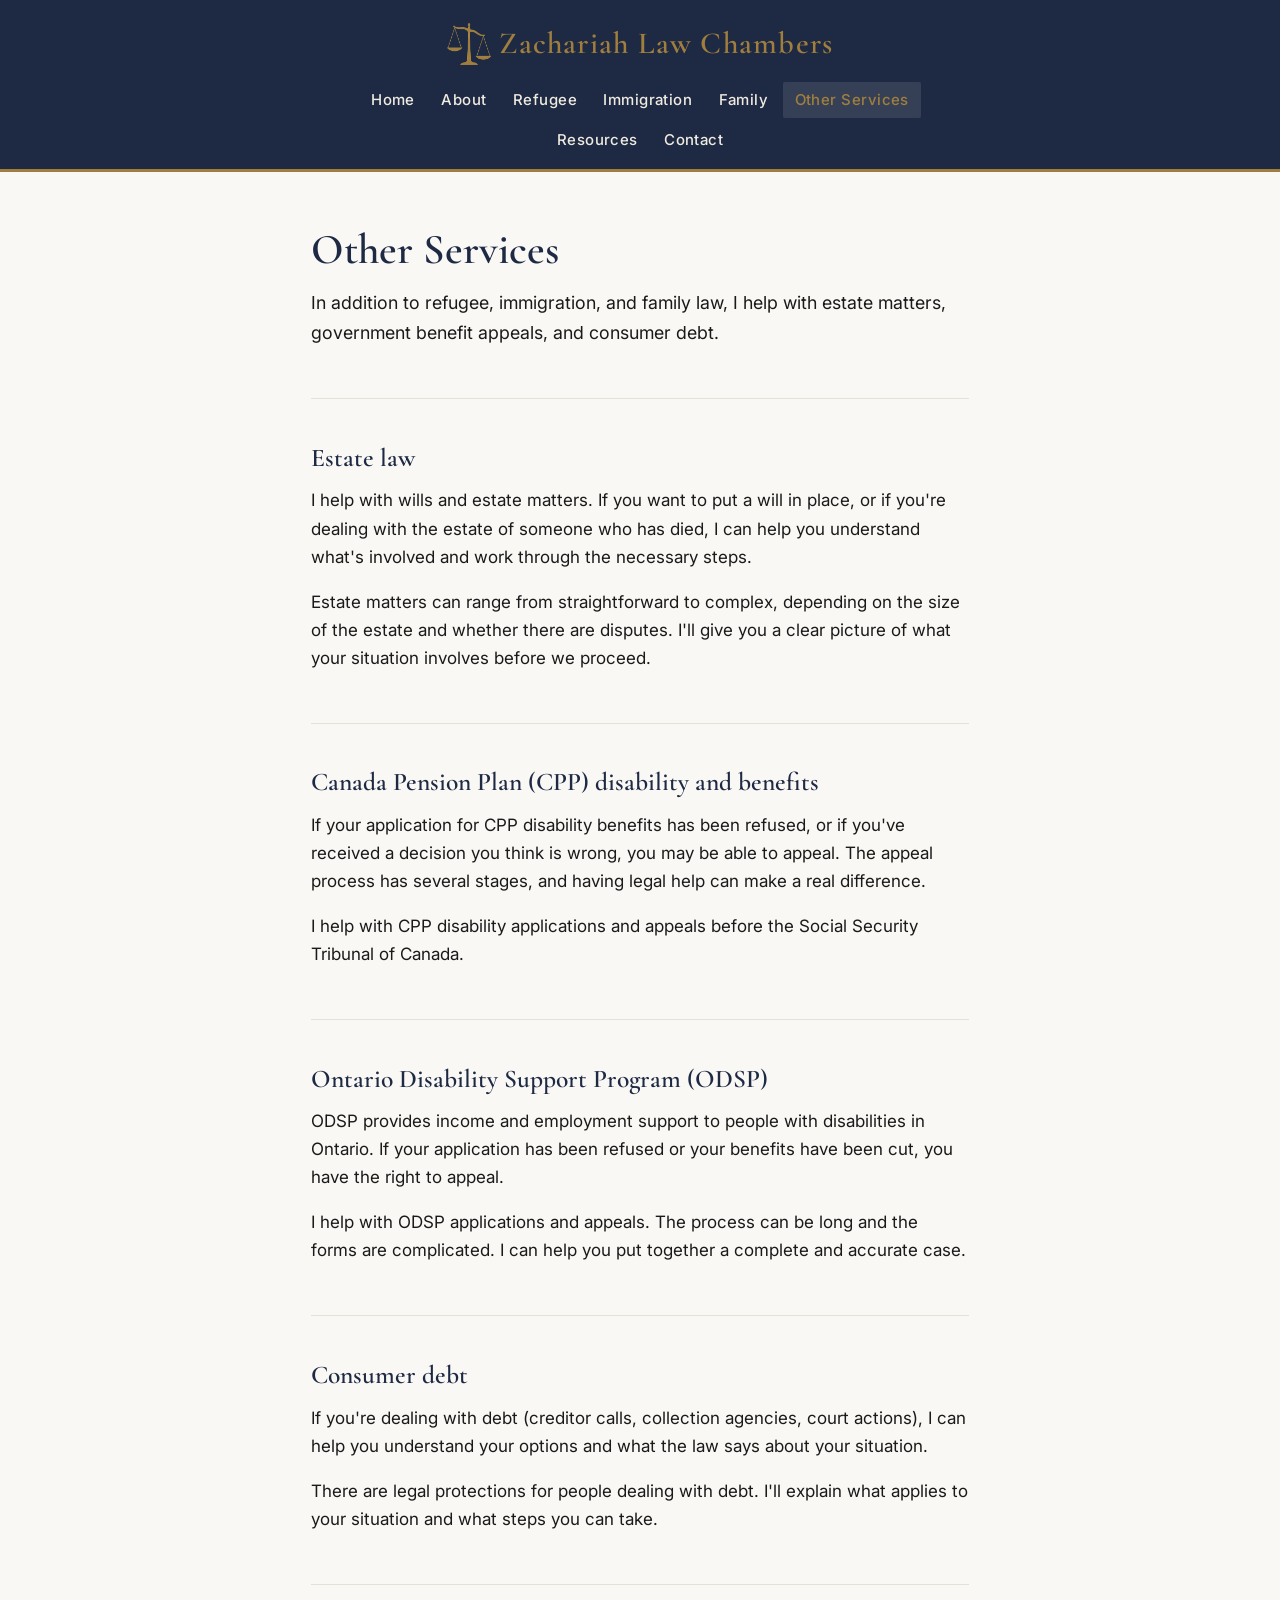
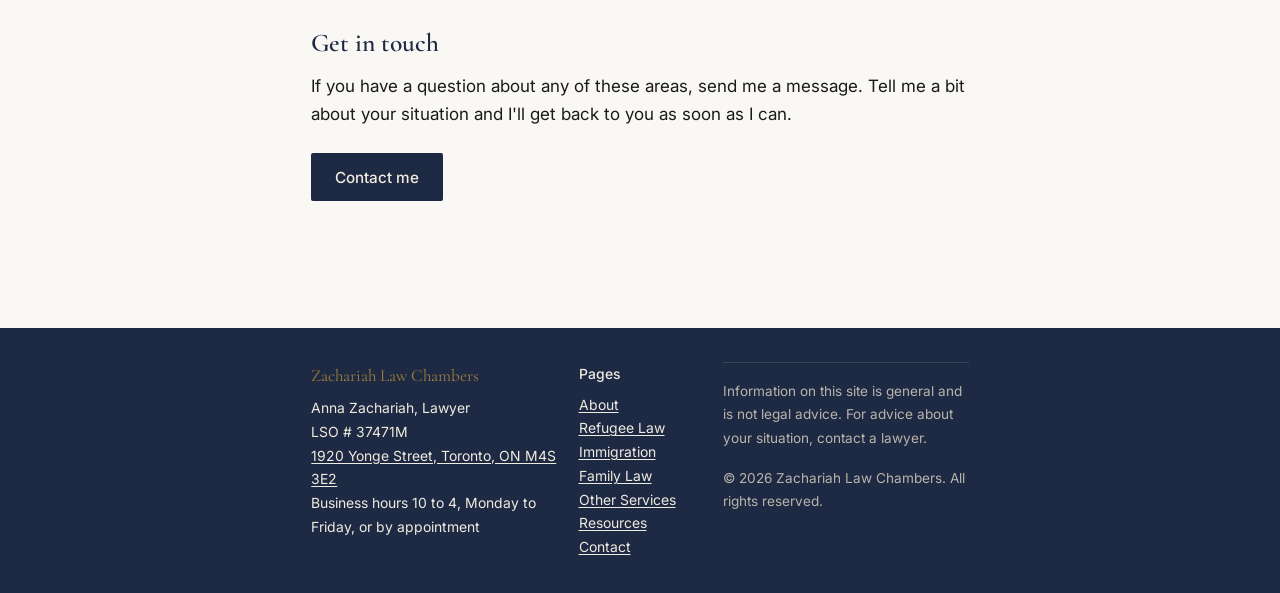
<file: other-services.html>
<!DOCTYPE html>
<html lang="en">
<head>
  <meta charset="UTF-8">
  <meta name="viewport" content="width=device-width, initial-scale=1.0">
  <title>Other Services | Zachariah Law Chambers</title>
  <meta name="description" content="Anna Zachariah helps with estate law, CPP disability, ODSP appeals, and consumer debt in Toronto.">
  <link rel="preconnect" href="https://fonts.googleapis.com">
  <link rel="preconnect" href="https://fonts.gstatic.com" crossorigin>
  <link rel="stylesheet" href="styles.css">
</head>
<body>

  <a href="#main-content" class="skip-link">Skip to main content</a>

  <header class="site-header">
    <div class="container">
      <a href="index.html" class="site-name"><img class="site-symbol" src="logo-symbol.png" alt=""> Zachariah Law Chambers</a>
      <nav class="site-nav" aria-label="Main navigation">
        <a href="index.html">Home</a>
        <a href="about.html">About</a>
        <a href="refugee.html">Refugee</a>
        <a href="immigration.html">Immigration</a>
        <a href="family.html">Family</a>
        <a href="other-services.html" aria-current="page">Other Services</a>
        <a href="resources.html">Resources</a>
        <a href="contact.html">Contact</a>
      </nav>
    </div>
  </header>

  <main id="main-content">
    <div class="container">

      <div class="page-intro">
        <h1>Other Services</h1>
        <p>In addition to refugee, immigration, and family law, I help with estate matters, government benefit appeals, and consumer debt.</p>
      </div>

      <div class="page-content">

        <section>
          <h2>Estate law</h2>
          <p>I help with wills and estate matters. If you want to put a will in place, or if you're dealing with the estate of someone who has died, I can help you understand what's involved and work through the necessary steps.</p>
          <p>Estate matters can range from straightforward to complex, depending on the size of the estate and whether there are disputes. I'll give you a clear picture of what your situation involves before we proceed.</p>
        </section>

        <section>
          <h2>Canada Pension Plan (CPP) disability and benefits</h2>
          <p>If your application for CPP disability benefits has been refused, or if you've received a decision you think is wrong, you may be able to appeal. The appeal process has several stages, and having legal help can make a real difference.</p>
          <p>I help with CPP disability applications and appeals before the Social Security Tribunal of Canada.</p>
        </section>

        <section>
          <h2>Ontario Disability Support Program (ODSP)</h2>
          <p>ODSP provides income and employment support to people with disabilities in Ontario. If your application has been refused or your benefits have been cut, you have the right to appeal.</p>
          <p>I help with ODSP applications and appeals. The process can be long and the forms are complicated. I can help you put together a complete and accurate case.</p>
        </section>

        <section>
          <h2>Consumer debt</h2>
          <p>If you're dealing with debt (creditor calls, collection agencies, court actions), I can help you understand your options and what the law says about your situation.</p>
          <p>There are legal protections for people dealing with debt. I'll explain what applies to your situation and what steps you can take.</p>
        </section>

        <section>
          <h2>Get in touch</h2>
          <p>If you have a question about any of these areas, send me a message. Tell me a bit about your situation and I'll get back to you as soon as I can.</p>
          <a href="contact.html" class="btn">Contact me</a>
        </section>

      </div>
    </div>
  </main>

  <footer class="site-footer">
    <div class="container">
      <div>
        <span class="footer-firm">Zachariah Law Chambers</span>
        Anna Zachariah, Lawyer<br>
        LSO # 37471M<br>
        <a href="https://www.google.com/maps/search/?api=1&amp;query=1920+Yonge+Street+Toronto+ON+M4S+3E2" target="_blank" rel="noopener">1920 Yonge Street, Toronto, ON M4S 3E2</a><br>
        Business hours 10 to 4, Monday to Friday, or by appointment
      </div>
      <div>
        <strong style="display:block;margin-bottom:0.4rem;color:#f0ebe0;">Pages</strong>
        <a href="about.html">About</a><br>
        <a href="refugee.html">Refugee Law</a><br>
        <a href="immigration.html">Immigration</a><br>
        <a href="family.html">Family Law</a><br>
        <a href="other-services.html">Other Services</a><br>
        <a href="resources.html">Resources</a><br>
        <a href="contact.html">Contact</a>
      </div>
      <div class="footer-disclaimer">
        <p>Information on this site is general and is not legal advice. For advice about your situation, contact a lawyer.</p>
        <p style="margin-top:0.5rem;">&copy; 2026 Zachariah Law Chambers. All rights reserved.</p>
      </div>
    </div>
  </footer>

</body>
</html>
</file>
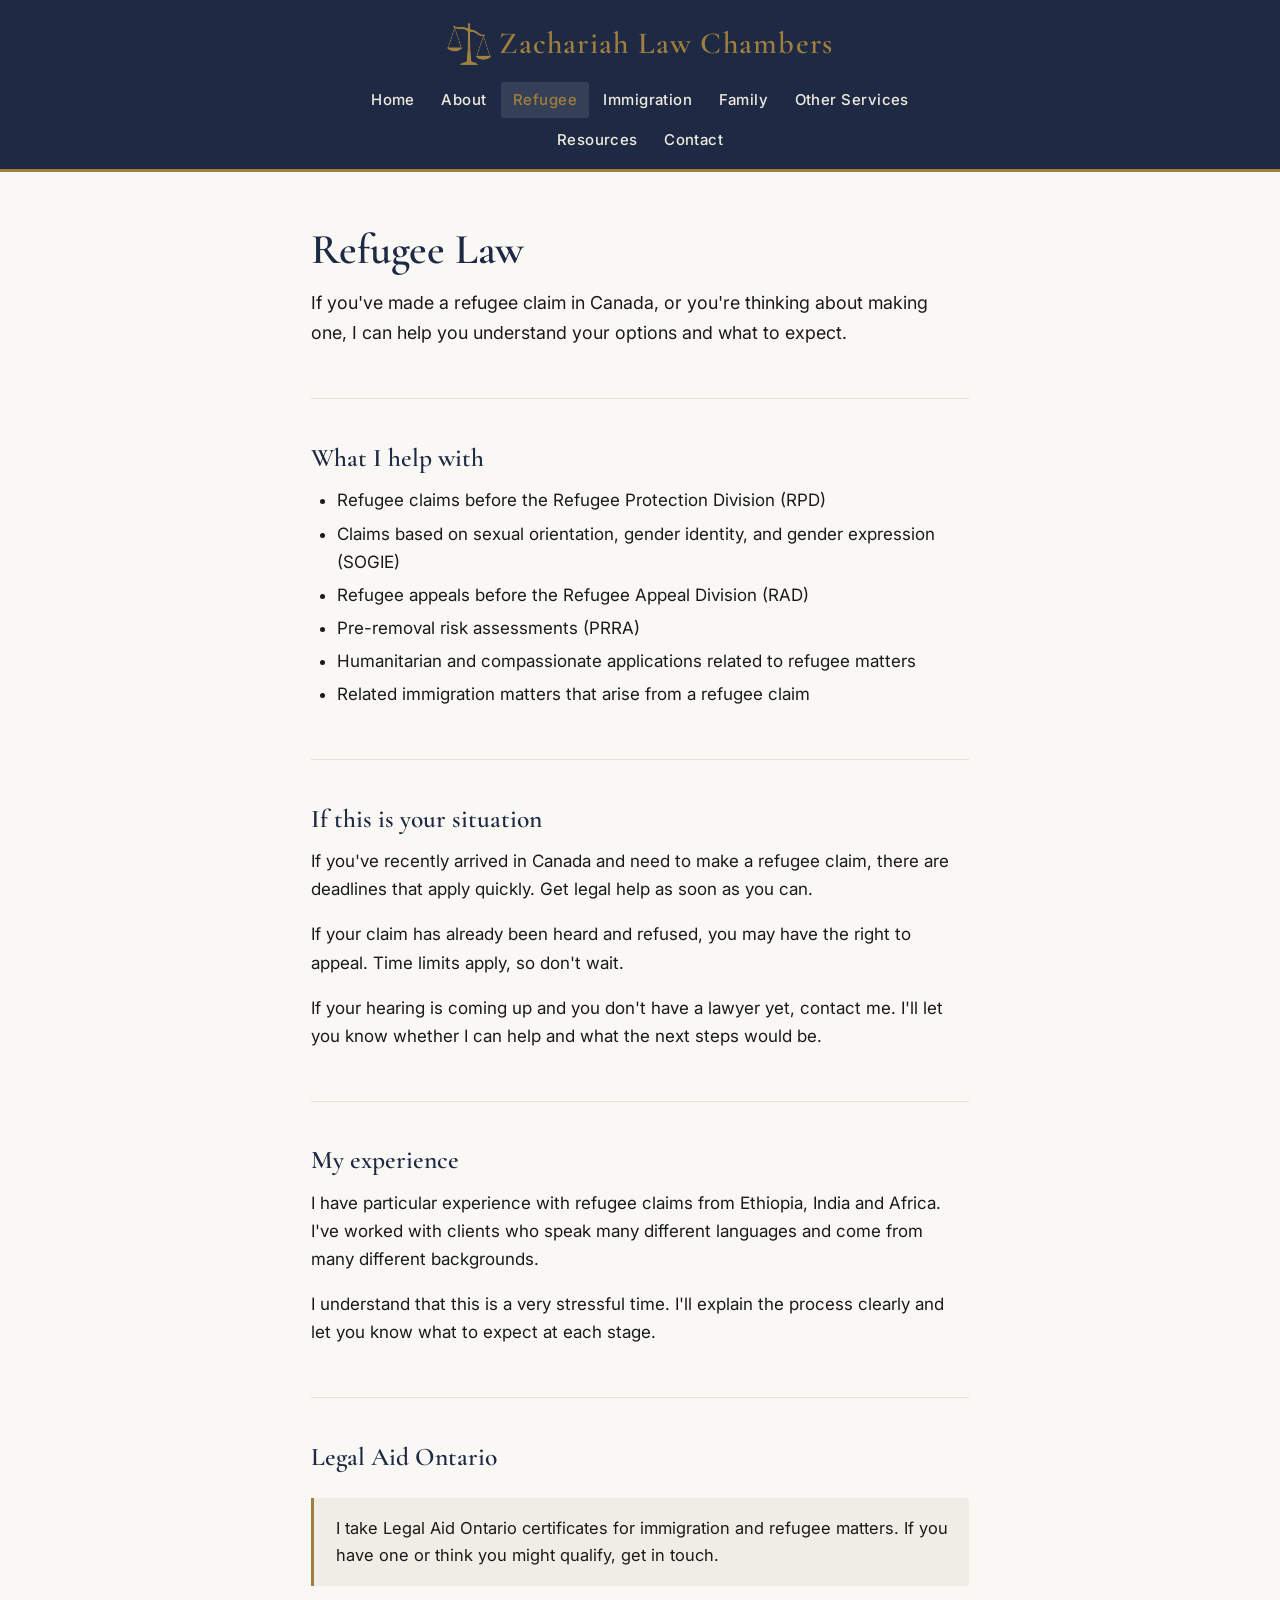
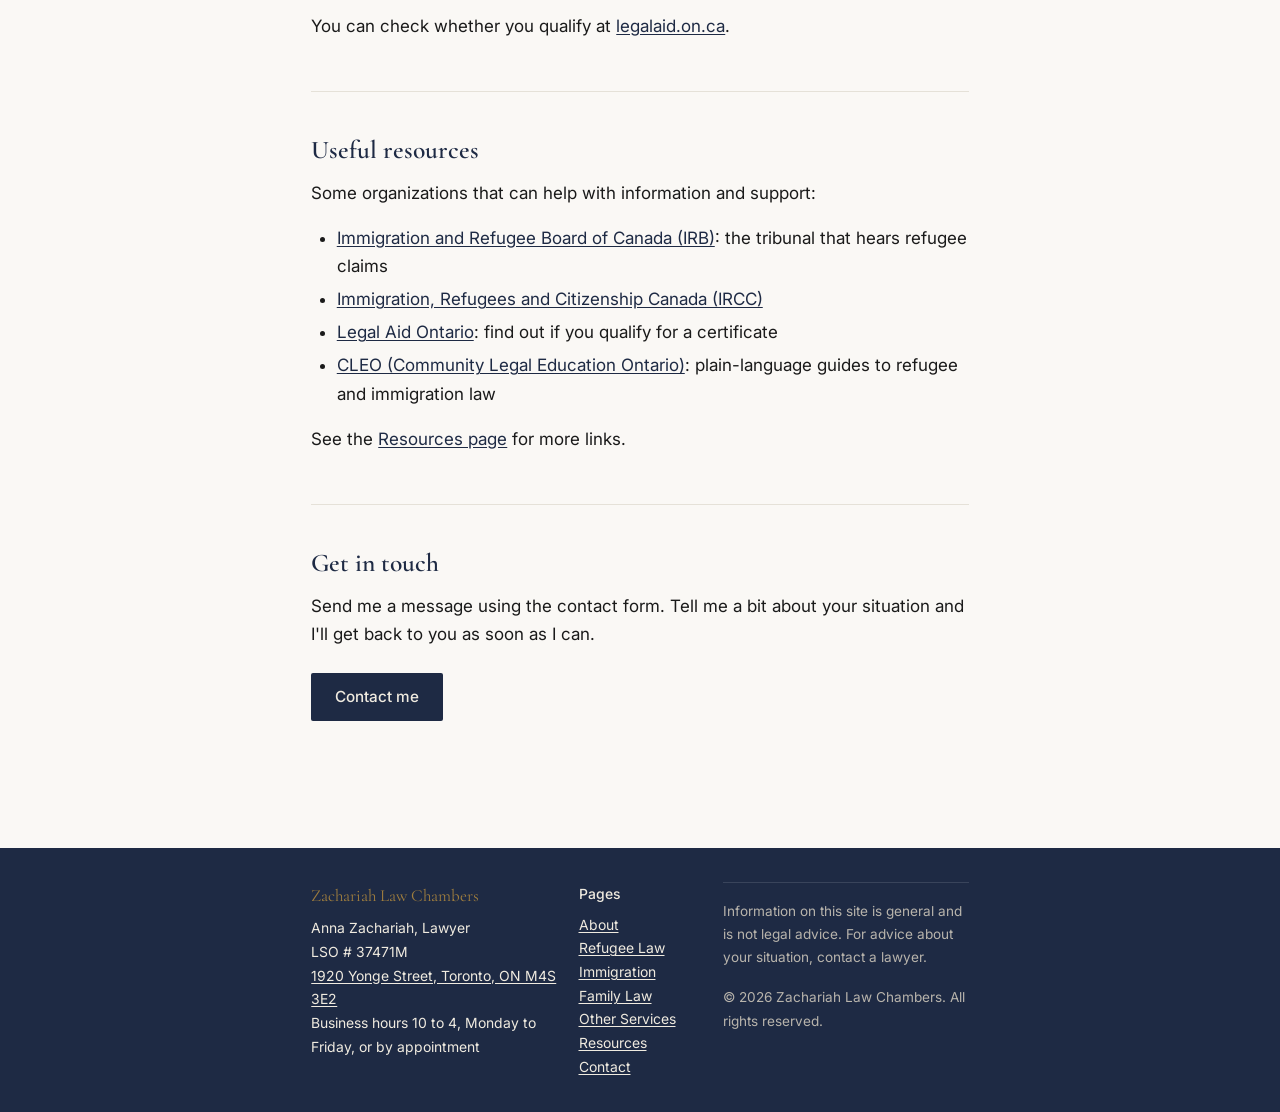
<file: refugee.html>
<!DOCTYPE html>
<html lang="en">
<head>
  <meta charset="UTF-8">
  <meta name="viewport" content="width=device-width, initial-scale=1.0">
  <title>Refugee Law | Zachariah Law Chambers</title>
  <meta name="description" content="Anna Zachariah helps people with refugee claims and appeals in Toronto. Legal Aid Ontario certificates accepted for immigration and refugee matters.">
  <link rel="preconnect" href="https://fonts.googleapis.com">
  <link rel="preconnect" href="https://fonts.gstatic.com" crossorigin>
  <link rel="stylesheet" href="styles.css">
</head>
<body>

  <a href="#main-content" class="skip-link">Skip to main content</a>

  <header class="site-header">
    <div class="container">
      <a href="index.html" class="site-name"><img class="site-symbol" src="logo-symbol.png" alt=""> Zachariah Law Chambers</a>
      <nav class="site-nav" aria-label="Main navigation">
        <a href="index.html">Home</a>
        <a href="about.html">About</a>
        <a href="refugee.html" aria-current="page">Refugee</a>
        <a href="immigration.html">Immigration</a>
        <a href="family.html">Family</a>
        <a href="other-services.html">Other Services</a>
        <a href="resources.html">Resources</a>
        <a href="contact.html">Contact</a>
      </nav>
    </div>
  </header>

  <main id="main-content">
    <div class="container">

      <div class="page-intro">
        <h1>Refugee Law</h1>
        <p>If you've made a refugee claim in Canada, or you're thinking about making one, I can help you understand your options and what to expect.</p>
      </div>

      <div class="page-content">

        <section>
          <h2>What I help with</h2>
          <ul>
            <li>Refugee claims before the Refugee Protection Division (RPD)</li>
            <li>Claims based on sexual orientation, gender identity, and gender expression (SOGIE)</li>
            <li>Refugee appeals before the Refugee Appeal Division (RAD)</li>
            <li>Pre-removal risk assessments (PRRA)</li>
            <li>Humanitarian and compassionate applications related to refugee matters</li>
            <li>Related immigration matters that arise from a refugee claim</li>
          </ul>
        </section>

        <section>
          <h2>If this is your situation</h2>
          <p>If you've recently arrived in Canada and need to make a refugee claim, there are deadlines that apply quickly. Get legal help as soon as you can.</p>
          <p>If your claim has already been heard and refused, you may have the right to appeal. Time limits apply, so don't wait.</p>
          <p>If your hearing is coming up and you don't have a lawyer yet, contact me. I'll let you know whether I can help and what the next steps would be.</p>
        </section>

        <section>
          <h2>My experience</h2>
          <p>I have particular experience with refugee claims from Ethiopia, India and Africa. I've worked with clients who speak many different languages and come from many different backgrounds.</p>
          <p>I understand that this is a very stressful time. I'll explain the process clearly and let you know what to expect at each stage.</p>
        </section>

        <section>
          <h2>Legal Aid Ontario</h2>
          <div class="highlight-box">
            <p>I take Legal Aid Ontario certificates for immigration and refugee matters. If you have one or think you might qualify, get in touch.</p>
          </div>
          <p>You can check whether you qualify at <a href="https://www.legalaid.on.ca" target="_blank" rel="noopener">legalaid.on.ca</a>.</p>
        </section>

        <section>
          <h2>Useful resources</h2>
          <p>Some organizations that can help with information and support:</p>
          <ul>
            <li><a href="https://irb-cisr.gc.ca" target="_blank" rel="noopener">Immigration and Refugee Board of Canada (IRB)</a>: the tribunal that hears refugee claims</li>
            <li><a href="https://www.canada.ca/en/immigration-refugees-citizenship.html" target="_blank" rel="noopener">Immigration, Refugees and Citizenship Canada (IRCC)</a></li>
            <li><a href="https://www.legalaid.on.ca" target="_blank" rel="noopener">Legal Aid Ontario</a>: find out if you qualify for a certificate</li>
            <li><a href="https://www.cleo.on.ca/en/resources/topics" target="_blank" rel="noopener">CLEO (Community Legal Education Ontario)</a>: plain-language guides to refugee and immigration law</li>
          </ul>
          <p>See the <a href="resources.html">Resources page</a> for more links.</p>
        </section>

        <section>
          <h2>Get in touch</h2>
          <p>Send me a message using the contact form. Tell me a bit about your situation and I'll get back to you as soon as I can.</p>
          <a href="contact.html" class="btn">Contact me</a>
        </section>

      </div>
    </div>
  </main>

  <footer class="site-footer">
    <div class="container">
      <div>
        <span class="footer-firm">Zachariah Law Chambers</span>
        Anna Zachariah, Lawyer<br>
        LSO # 37471M<br>
        <a href="https://www.google.com/maps/search/?api=1&amp;query=1920+Yonge+Street+Toronto+ON+M4S+3E2" target="_blank" rel="noopener">1920 Yonge Street, Toronto, ON M4S 3E2</a><br>
        Business hours 10 to 4, Monday to Friday, or by appointment
      </div>
      <div>
        <strong style="display:block;margin-bottom:0.4rem;color:#f0ebe0;">Pages</strong>
        <a href="about.html">About</a><br>
        <a href="refugee.html">Refugee Law</a><br>
        <a href="immigration.html">Immigration</a><br>
        <a href="family.html">Family Law</a><br>
        <a href="other-services.html">Other Services</a><br>
        <a href="resources.html">Resources</a><br>
        <a href="contact.html">Contact</a>
      </div>
      <div class="footer-disclaimer">
        <p>Information on this site is general and is not legal advice. For advice about your situation, contact a lawyer.</p>
        <p style="margin-top:0.5rem;">&copy; 2026 Zachariah Law Chambers. All rights reserved.</p>
      </div>
    </div>
  </footer>

</body>
</html>
</file>
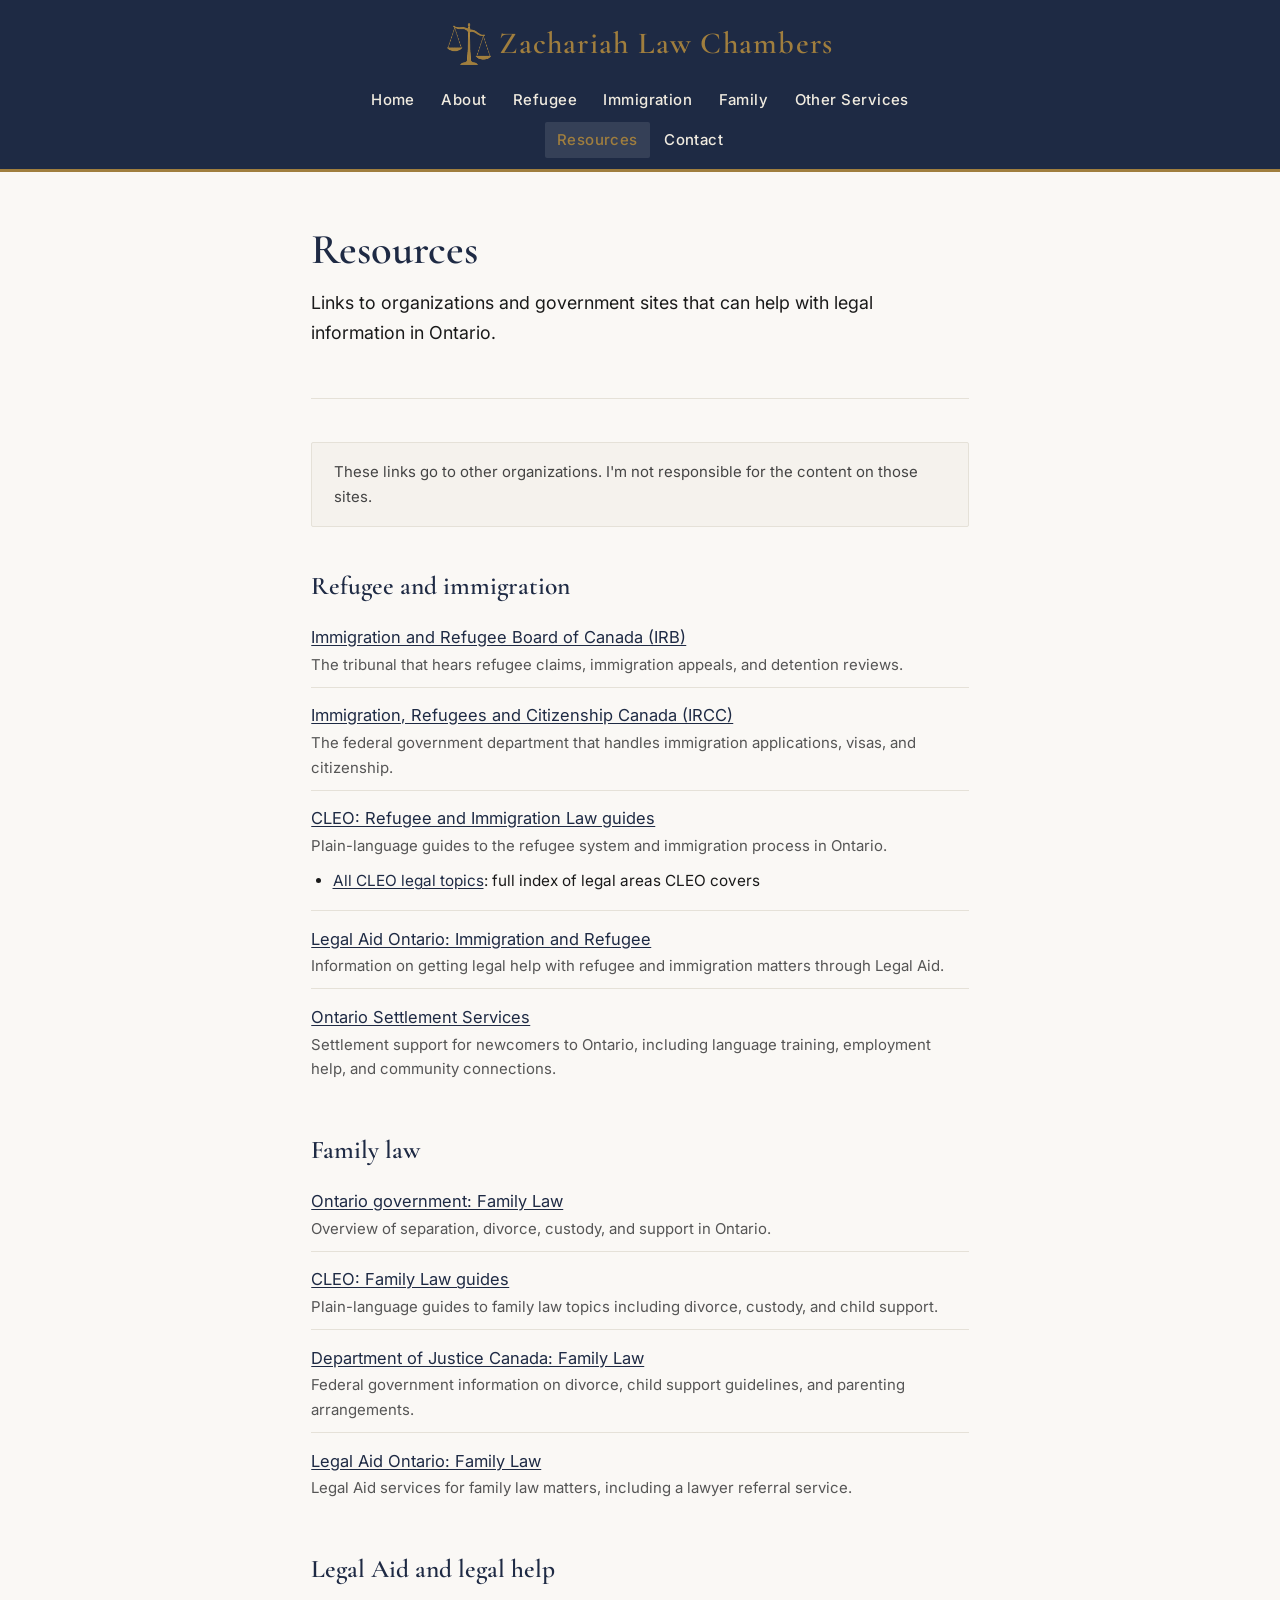
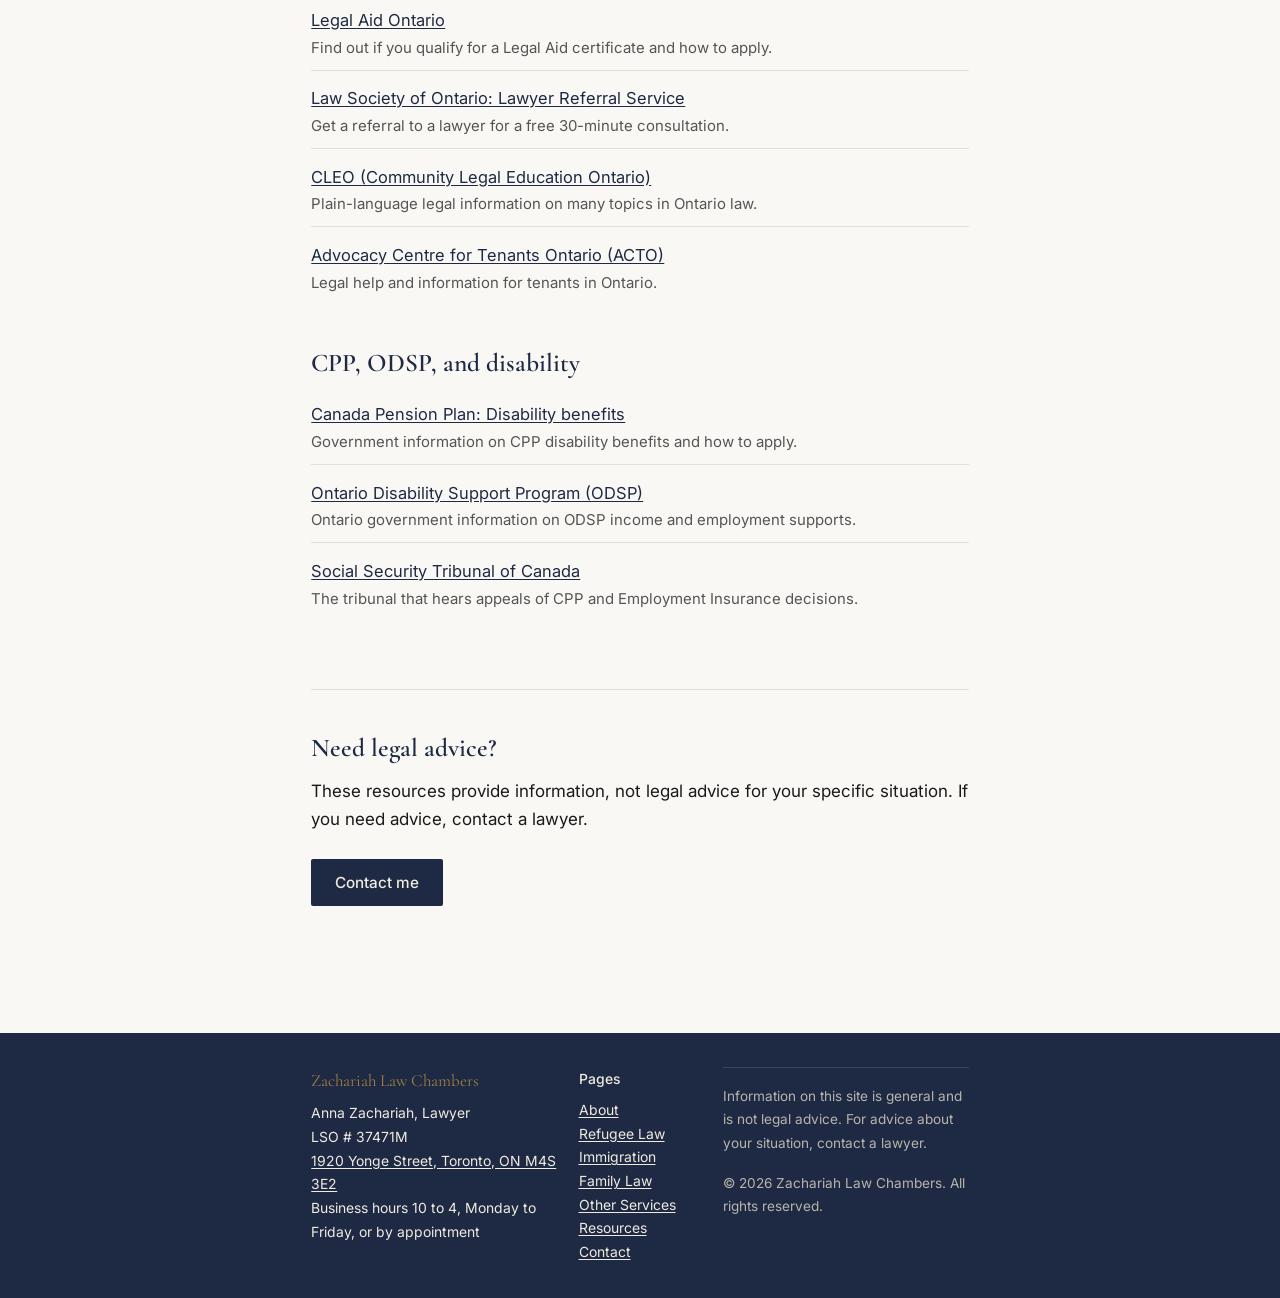
<file: resources.html>
<!DOCTYPE html>
<html lang="en">
<head>
  <meta charset="UTF-8">
  <meta name="viewport" content="width=device-width, initial-scale=1.0">
  <title>Resources | Zachariah Law Chambers</title>
  <meta name="description" content="Legal resources for refugee, immigration, and family law matters in Ontario. Links to Legal Aid Ontario, CLEO, IRB, and more.">
  <link rel="preconnect" href="https://fonts.googleapis.com">
  <link rel="preconnect" href="https://fonts.gstatic.com" crossorigin>
  <link rel="stylesheet" href="styles.css">
</head>
<body>

  <a href="#main-content" class="skip-link">Skip to main content</a>

  <header class="site-header">
    <div class="container">
      <a href="index.html" class="site-name"><img class="site-symbol" src="logo-symbol.png" alt=""> Zachariah Law Chambers</a>
      <nav class="site-nav" aria-label="Main navigation">
        <a href="index.html">Home</a>
        <a href="about.html">About</a>
        <a href="refugee.html">Refugee</a>
        <a href="immigration.html">Immigration</a>
        <a href="family.html">Family</a>
        <a href="other-services.html">Other Services</a>
        <a href="resources.html" aria-current="page">Resources</a>
        <a href="contact.html">Contact</a>
      </nav>
    </div>
  </header>

  <main id="main-content">
    <div class="container">

      <div class="page-intro">
        <h1>Resources</h1>
        <p>Links to organizations and government sites that can help with legal information in Ontario.</p>
      </div>

      <div class="page-content">

        <div class="disclaimer-box">
          <p>These links go to other organizations. I'm not responsible for the content on those sites.</p>
        </div>

        <section>
          <div class="resource-group">
            <h2>Refugee and immigration</h2>
            <ul class="resource-list">
              <li>
                <a href="https://irb-cisr.gc.ca" target="_blank" rel="noopener">Immigration and Refugee Board of Canada (IRB)</a>
                <span class="resource-desc">The tribunal that hears refugee claims, immigration appeals, and detention reviews.</span>
              </li>
              <li>
                <a href="https://www.canada.ca/en/immigration-refugees-citizenship.html" target="_blank" rel="noopener">Immigration, Refugees and Citizenship Canada (IRCC)</a>
                <span class="resource-desc">The federal government department that handles immigration applications, visas, and citizenship.</span>
              </li>
              <li>
                <a href="https://www.cleo.on.ca/en/resources-and-publications/immigration-and-refugee" target="_blank" rel="noopener">CLEO: Refugee and Immigration Law guides</a>
                <span class="resource-desc">Plain-language guides to the refugee system and immigration process in Ontario.</span>
                <ul class="resource-sublist">
                  <li><a href="https://www.cleo.on.ca/en/resources/topics" target="_blank" rel="noopener">All CLEO legal topics</a>: full index of legal areas CLEO covers</li>
                </ul>
              </li>
              <li>
                <a href="https://www.legalaid.on.ca/services/help-with-immigration-or-refugee-problems/" target="_blank" rel="noopener">Legal Aid Ontario: Immigration and Refugee</a>
                <span class="resource-desc">Information on getting legal help with refugee and immigration matters through Legal Aid.</span>
              </li>
              <li>
                <a href="https://www.ontario.ca/page/getting-settled-ontario" target="_blank" rel="noopener">Ontario Settlement Services</a>
                <span class="resource-desc">Settlement support for newcomers to Ontario, including language training, employment help, and community connections.</span>
              </li>
            </ul>
          </div>

          <div class="resource-group">
            <h2>Family law</h2>
            <ul class="resource-list">
              <li>
                <a href="https://www.ontario.ca/page/family-law-services" target="_blank" rel="noopener">Ontario government: Family Law</a>
                <span class="resource-desc">Overview of separation, divorce, custody, and support in Ontario.</span>
              </li>
              <li>
                <a href="https://www.cleo.on.ca/en/resources-and-publications/family-law" target="_blank" rel="noopener">CLEO: Family Law guides</a>
                <span class="resource-desc">Plain-language guides to family law topics including divorce, custody, and child support.</span>
              </li>
              <li>
                <a href="https://www.justice.gc.ca/eng/fl-df/" target="_blank" rel="noopener">Department of Justice Canada: Family Law</a>
                <span class="resource-desc">Federal government information on divorce, child support guidelines, and parenting arrangements.</span>
              </li>
              <li>
                <a href="https://www.legalaid.on.ca/services/family-legal-issues/" target="_blank" rel="noopener">Legal Aid Ontario: Family Law</a>
                <span class="resource-desc">Legal Aid services for family law matters, including a lawyer referral service.</span>
              </li>
            </ul>
          </div>

          <div class="resource-group">
            <h2>Legal Aid and legal help</h2>
            <ul class="resource-list">
              <li>
                <a href="https://www.legalaid.on.ca" target="_blank" rel="noopener">Legal Aid Ontario</a>
                <span class="resource-desc">Find out if you qualify for a Legal Aid certificate and how to apply.</span>
              </li>
              <li>
                <a href="https://www.lso.ca/public-resources/finding-a-lawyer-or-paralegal" target="_blank" rel="noopener">Law Society of Ontario: Lawyer Referral Service</a>
                <span class="resource-desc">Get a referral to a lawyer for a free 30-minute consultation.</span>
              </li>
              <li>
                <a href="https://www.cleo.on.ca/en/resources/topics" target="_blank" rel="noopener">CLEO (Community Legal Education Ontario)</a>
                <span class="resource-desc">Plain-language legal information on many topics in Ontario law.</span>
              </li>
              <li>
                <a href="https://www.acto.ca" target="_blank" rel="noopener">Advocacy Centre for Tenants Ontario (ACTO)</a>
                <span class="resource-desc">Legal help and information for tenants in Ontario.</span>
              </li>
            </ul>
          </div>

          <div class="resource-group">
            <h2>CPP, ODSP, and disability</h2>
            <ul class="resource-list">
              <li>
                <a href="https://www.canada.ca/en/services/benefits/publicpensions/cpp-disability-benefit.html" target="_blank" rel="noopener">Canada Pension Plan: Disability benefits</a>
                <span class="resource-desc">Government information on CPP disability benefits and how to apply.</span>
              </li>
              <li>
                <a href="https://www.ontario.ca/page/ontario-disability-support-program" target="_blank" rel="noopener">Ontario Disability Support Program (ODSP)</a>
                <span class="resource-desc">Ontario government information on ODSP income and employment supports.</span>
              </li>
              <li>
                <a href="https://www.sst-tss.gc.ca" target="_blank" rel="noopener">Social Security Tribunal of Canada</a>
                <span class="resource-desc">The tribunal that hears appeals of CPP and Employment Insurance decisions.</span>
              </li>
            </ul>
          </div>
        </section>

        <section>
          <h2>Need legal advice?</h2>
          <p>These resources provide information, not legal advice for your specific situation. If you need advice, contact a lawyer.</p>
          <a href="contact.html" class="btn">Contact me</a>
        </section>

      </div>
    </div>
  </main>

  <footer class="site-footer">
    <div class="container">
      <div>
        <span class="footer-firm">Zachariah Law Chambers</span>
        Anna Zachariah, Lawyer<br>
        LSO # 37471M<br>
        <a href="https://www.google.com/maps/search/?api=1&amp;query=1920+Yonge+Street+Toronto+ON+M4S+3E2" target="_blank" rel="noopener">1920 Yonge Street, Toronto, ON M4S 3E2</a><br>
        Business hours 10 to 4, Monday to Friday, or by appointment
      </div>
      <div>
        <strong style="display:block;margin-bottom:0.4rem;color:#f0ebe0;">Pages</strong>
        <a href="about.html">About</a><br>
        <a href="refugee.html">Refugee Law</a><br>
        <a href="immigration.html">Immigration</a><br>
        <a href="family.html">Family Law</a><br>
        <a href="other-services.html">Other Services</a><br>
        <a href="resources.html">Resources</a><br>
        <a href="contact.html">Contact</a>
      </div>
      <div class="footer-disclaimer">
        <p>Information on this site is general and is not legal advice. For advice about your situation, contact a lawyer.</p>
        <p style="margin-top:0.5rem;">&copy; 2026 Zachariah Law Chambers. All rights reserved.</p>
      </div>
    </div>
  </footer>

</body>
</html>
</file>
<file: styles.css>
/* ============================================================
   Zachariah Law Chambers — shared stylesheet
   ============================================================ */

/* --- Google Fonts import --- */
@import url('https://fonts.googleapis.com/css2?family=Cormorant+Garamond:ital,wght@0,400;0,600;1,400&family=Inter:wght@400;500&display=swap');

/* --- Reset & box model --- */
*, *::before, *::after {
  box-sizing: border-box;
  margin: 0;
  padding: 0;
}

/* --- Design tokens --- */
:root {
  --bg:         #faf8f5;
  --text:       #1a1a1a;
  --navy:       #1e2a44;
  --gold:       #a07e3e;
  --border:     #e5e1d8;
  --nav-text:   #f0ebe0;
  --link:       #1e2a44;
  --link-hover: #a07e3e;
  --max-width:  700px;
  --font-serif: 'Cormorant Garamond', Georgia, serif;
  --font-sans:  'Inter', system-ui, sans-serif;
}

/* --- Base --- */
html {
  font-size: 17px;
  -webkit-text-size-adjust: 100%;
}

body {
  background-color: var(--bg);
  color: var(--text);
  font-family: var(--font-sans);
  line-height: 1.65;
  min-height: 100vh;
  display: flex;
  flex-direction: column;
}

main {
  flex: 1;
}

/* --- Typography --- */
h1, h2, h3 {
  font-family: var(--font-serif);
  font-weight: 600;
  line-height: 1.25;
  color: var(--navy);
}

h1 { font-size: 2rem; }
h2 { font-size: 1.5rem; margin-top: 2.5rem; margin-bottom: 0.75rem; }
h3 { font-size: 1.15rem; margin-top: 1.75rem; margin-bottom: 0.5rem; }

p { margin-bottom: 1rem; }

ul, ol {
  padding-left: 1.5rem;
  margin-bottom: 1rem;
}

li { margin-bottom: 0.3rem; }

strong { font-weight: 500; }

a {
  color: var(--link);
  text-decoration: underline;
  text-underline-offset: 2px;
}

a:hover, a:focus {
  color: var(--link-hover);
}

/* --- Layout container --- */
.container {
  width: 100%;
  max-width: var(--max-width);
  margin: 0 auto;
  padding: 0 1.25rem;
}

/* --- Site header --- */
.site-header {
  background-color: var(--navy);
  padding: 1.1rem 0 0.6rem;
  border-bottom: 3px solid var(--gold);
}

.site-header .container {
  display: flex;
  flex-direction: column;
  align-items: center;
  gap: 0.75rem;
}

.site-name {
  font-family: var(--font-serif);
  font-size: 1.55rem;
  font-weight: 600;
  color: var(--gold);
  text-decoration: none;
  letter-spacing: 0.04em;
  text-align: center;
  display: inline-flex;
  align-items: center;
  justify-content: center;
  gap: 0.5rem;
}

.site-symbol {
  height: 1.4em;
  width: auto;
  flex-shrink: 0;
}

.site-name:hover {
  color: #c4a060;
}

/* --- Navigation --- */
.site-nav {
  display: flex;
  flex-wrap: wrap;
  justify-content: center;
  gap: 0.2rem 0.15rem;
  align-items: center;
}

.site-nav a {
  color: var(--nav-text);
  text-decoration: none;
  font-size: 0.82rem;
  font-weight: 500;
  letter-spacing: 0.03em;
  padding: 0.3rem 0.55rem;
  border-radius: 2px;
  transition: background-color 0.15s, color 0.15s;
  white-space: nowrap;
}

.site-nav a:hover,
.site-nav a:focus,
.site-nav a[aria-current="page"] {
  background-color: rgba(255,255,255,0.1);
  color: var(--gold);
}

/* --- Page hero / intro block --- */
.page-intro {
  padding: 3rem 0 2rem;
  border-bottom: 1px solid var(--border);
  margin-bottom: 2.5rem;
}

.page-intro h1 {
  margin-bottom: 0.75rem;
}

.page-intro p {
  font-size: 1.05rem;
  max-width: 60ch;
}

/* --- Main content area --- */
.page-content {
  padding-bottom: 3rem;
}

.page-content section {
  margin-bottom: 2.5rem;
  padding-bottom: 2rem;
  border-bottom: 1px solid var(--border);
}

.page-content section:last-child {
  border-bottom: none;
}

/* --- Practice area list (home page) --- */
.practice-list {
  list-style: none;
  padding-left: 0;
  margin-bottom: 1.5rem;
}

.practice-list li {
  padding: 0.6rem 0;
  border-bottom: 1px solid var(--border);
  font-size: 1rem;
}

.practice-list li:last-child {
  border-bottom: none;
}

.practice-list a {
  font-weight: 500;
}

/* --- Highlight box (LAO, key info) --- */
.highlight-box {
  background-color: #f0ede6;
  border-left: 3px solid var(--gold);
  padding: 1rem 1.25rem;
  margin: 1.5rem 0;
  border-radius: 0 2px 2px 0;
}

.highlight-box p {
  margin-bottom: 0;
  font-size: 0.97rem;
}

/* --- CTA button --- */
.btn {
  display: inline-block;
  background-color: var(--navy);
  color: var(--nav-text);
  text-decoration: none;
  font-family: var(--font-sans);
  font-size: 0.9rem;
  font-weight: 500;
  padding: 0.65rem 1.4rem;
  border-radius: 2px;
  border: none;
  cursor: pointer;
  transition: background-color 0.15s;
  margin-top: 0.5rem;
}

.btn:hover, .btn:focus {
  background-color: #2c3d60;
  color: var(--nav-text);
}

/* --- Disclaimer box --- */
.disclaimer-box {
  background-color: #f5f2ed;
  border: 1px solid var(--border);
  padding: 1rem 1.25rem;
  margin: 1.5rem 0;
  font-size: 0.88rem;
  color: #444;
  border-radius: 2px;
}

.disclaimer-box p {
  margin-bottom: 0;
}

/* --- Contact form --- */
.contact-form {
  margin: 1.5rem 0;
}

.form-group {
  margin-bottom: 1.25rem;
}

.form-group label {
  display: block;
  font-size: 0.9rem;
  font-weight: 500;
  margin-bottom: 0.35rem;
  color: var(--text);
}

.form-group input,
.form-group textarea,
.form-group select {
  width: 100%;
  font-family: var(--font-sans);
  font-size: 0.97rem;
  padding: 0.6rem 0.75rem;
  border: 1px solid #c8c4bc;
  border-radius: 2px;
  background-color: #fff;
  color: var(--text);
  line-height: 1.5;
  transition: border-color 0.15s;
}

.form-group input:focus,
.form-group textarea:focus {
  outline: none;
  border-color: var(--navy);
}

.form-group textarea {
  min-height: 130px;
  resize: vertical;
}

/* --- Resources links list --- */
.resource-group {
  margin-bottom: 2rem;
}

.resource-group h3 {
  margin-bottom: 0.75rem;
}

.resource-list {
  list-style: none;
  padding-left: 0;
}

.resource-list li {
  padding: 0.55rem 0;
  border-bottom: 1px solid var(--border);
  font-size: 0.97rem;
}

.resource-list li:last-child {
  border-bottom: none;
}

.resource-list .resource-desc {
  display: block;
  color: #555;
  font-size: 0.88rem;
  margin-top: 0.1rem;
}

.resource-sublist {
  list-style: disc;
  padding-left: 1.25rem;
  margin: 0.4rem 0 0.2rem;
}

.resource-sublist li {
  border-bottom: none;
  padding: 0.15rem 0;
  font-size: 0.9rem;
}

/* --- Address block --- */
.address-block {
  font-style: normal;
  font-size: 0.95rem;
  line-height: 1.8;
  color: #333;
}

/* --- Office photo --- */
.office-photo {
  margin: 0 0 1.25rem;
  border-radius: 2px;
  overflow: hidden;
  border: 1px solid var(--border);
}

.office-photo img {
  display: block;
  width: 100%;
  height: auto;
}

/* --- Anna's portrait --- */
.anna-photo {
  max-width: 560px;
  margin: 0 auto 1.75rem;
  text-align: center;
}

.anna-photo img {
  display: block;
  width: 100%;
  height: auto;
  border-radius: 2px;
  border: 1px solid var(--border);
}

.anna-photo figcaption {
  font-family: var(--font-serif);
  font-style: italic;
  font-size: 0.95rem;
  color: #555;
  margin-top: 0.5rem;
}

.home-portrait {
  max-width: 600px;
}

/* --- Contact form: fieldset + radio group --- */
.contact-form fieldset {
  border: 1px solid #c8c4bc;
  padding: 0.6rem 1rem 0.85rem;
  margin-bottom: 1.25rem;
  border-radius: 2px;
}

.contact-form legend {
  font-size: 0.9rem;
  font-weight: 500;
  color: var(--text);
  padding: 0 0.4rem;
}

.contact-form .radio-row {
  display: flex;
  flex-wrap: wrap;
  gap: 0.5rem 1.25rem;
  margin-top: 0.35rem;
}

.contact-form .radio-row label {
  font-weight: 400;
  font-size: 0.95rem;
  display: inline-flex;
  align-items: center;
  gap: 0.4rem;
  margin-bottom: 0;
}

.contact-form .radio-row input[type="radio"] {
  width: auto;
  margin: 0;
}

/* --- Photo placeholder --- */
.photo-placeholder {
  width: 160px;
  height: 200px;
  background-color: var(--border);
  display: flex;
  align-items: center;
  justify-content: center;
  font-size: 0.82rem;
  color: #888;
  border-radius: 2px;
  margin-bottom: 1.5rem;
}

/* --- Testimonials (home page) --- */
.testimonial {
  margin: 0 0 1.75rem;
  padding: 0.25rem 0 0 1.25rem;
  border-left: 3px solid var(--gold);
}

.testimonial:last-of-type {
  margin-bottom: 1.5rem;
}

.testimonial blockquote {
  margin: 0 0 0.6rem;
  padding: 0;
}

.testimonial blockquote p {
  font-family: var(--font-sans);
  font-size: 1.02rem;
  line-height: 1.65;
  color: #2a2a2a;
  margin-bottom: 0;
}

.testimonial figcaption {
  font-size: 0.88rem;
  color: #555;
}

.testimonial-name {
  display: block;
  font-weight: 500;
  color: var(--text);
}

.testimonial-matter {
  display: block;
  font-style: italic;
  font-size: 0.85rem;
  margin-top: 0.1rem;
  color: #666;
}

.testimonial-disclaimer {
  font-size: 0.85rem;
  color: #666;
  margin-top: 1.5rem;
  padding-top: 1rem;
  border-top: 1px solid var(--border);
}

/* --- Site footer --- */
.site-footer {
  background-color: var(--navy);
  color: var(--nav-text);
  font-size: 0.82rem;
  line-height: 1.7;
  padding: 2rem 0;
  margin-top: auto;
}

.site-footer .container {
  display: grid;
  grid-template-columns: 1fr;
  gap: 1.25rem;
}

.footer-firm {
  font-family: var(--font-serif);
  font-size: 1rem;
  color: var(--gold);
  margin-bottom: 0.3rem;
  display: block;
}

.site-footer a {
  color: var(--nav-text);
}

.site-footer a:hover {
  color: var(--gold);
}

.footer-disclaimer {
  color: #b8b4ac;
  font-size: 0.8rem;
  border-top: 1px solid rgba(255,255,255,0.12);
  padding-top: 1rem;
}

/* --- Mobile: 600px and up --- */
@media (min-width: 600px) {
  h1 { font-size: 2.25rem; }

  .site-footer .container {
    grid-template-columns: 1fr 1fr;
  }
}

/* --- Desktop: 900px and up --- */
@media (min-width: 900px) {
  h1 { font-size: 2.5rem; }

  .site-name {
    font-size: 1.8rem;
  }

  .site-nav a {
    font-size: 0.88rem;
    padding: 0.35rem 0.7rem;
  }

  .site-footer .container {
    grid-template-columns: 2fr 1fr 2fr;
  }
}

/* --- Skip link for accessibility --- */
.skip-link {
  position: absolute;
  top: -100%;
  left: 0;
  background: var(--gold);
  color: #fff;
  padding: 0.5rem 1rem;
  font-size: 0.9rem;
  z-index: 1000;
}

.skip-link:focus {
  top: 0;
}
</file>
